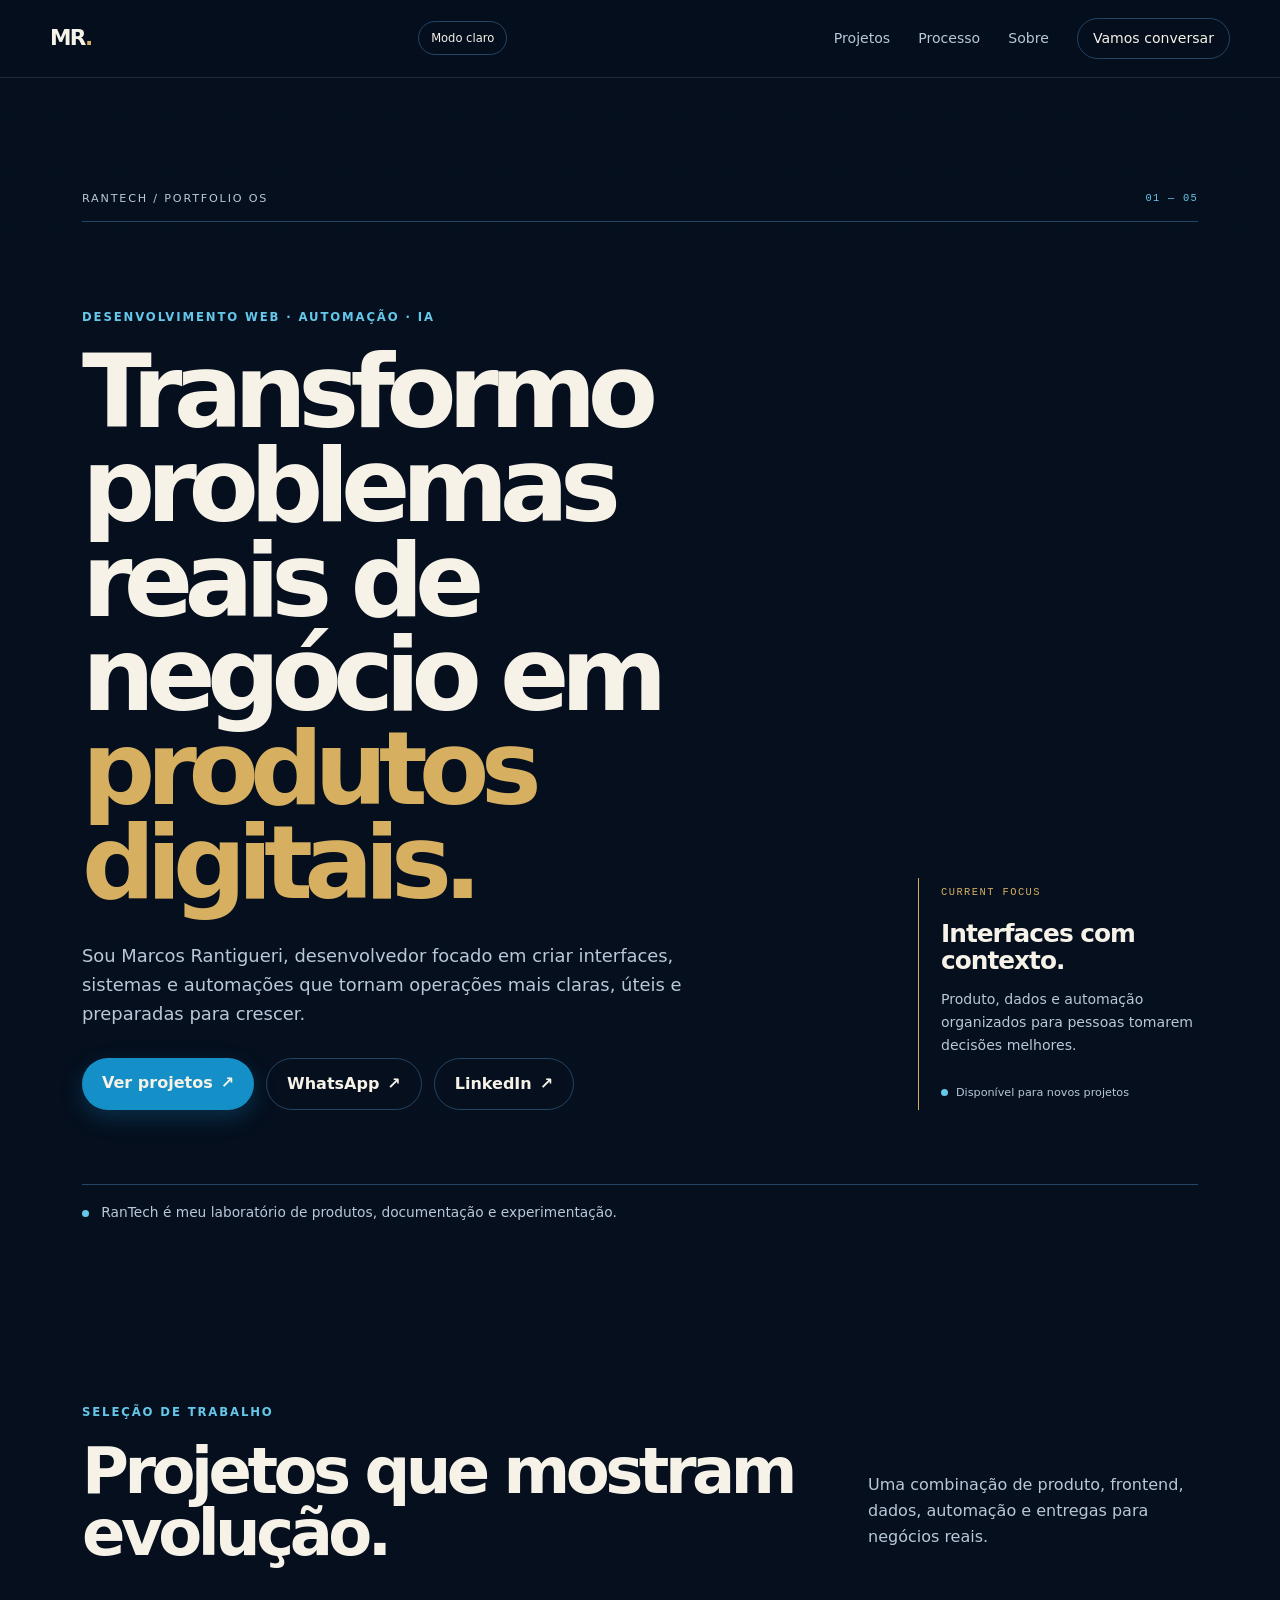
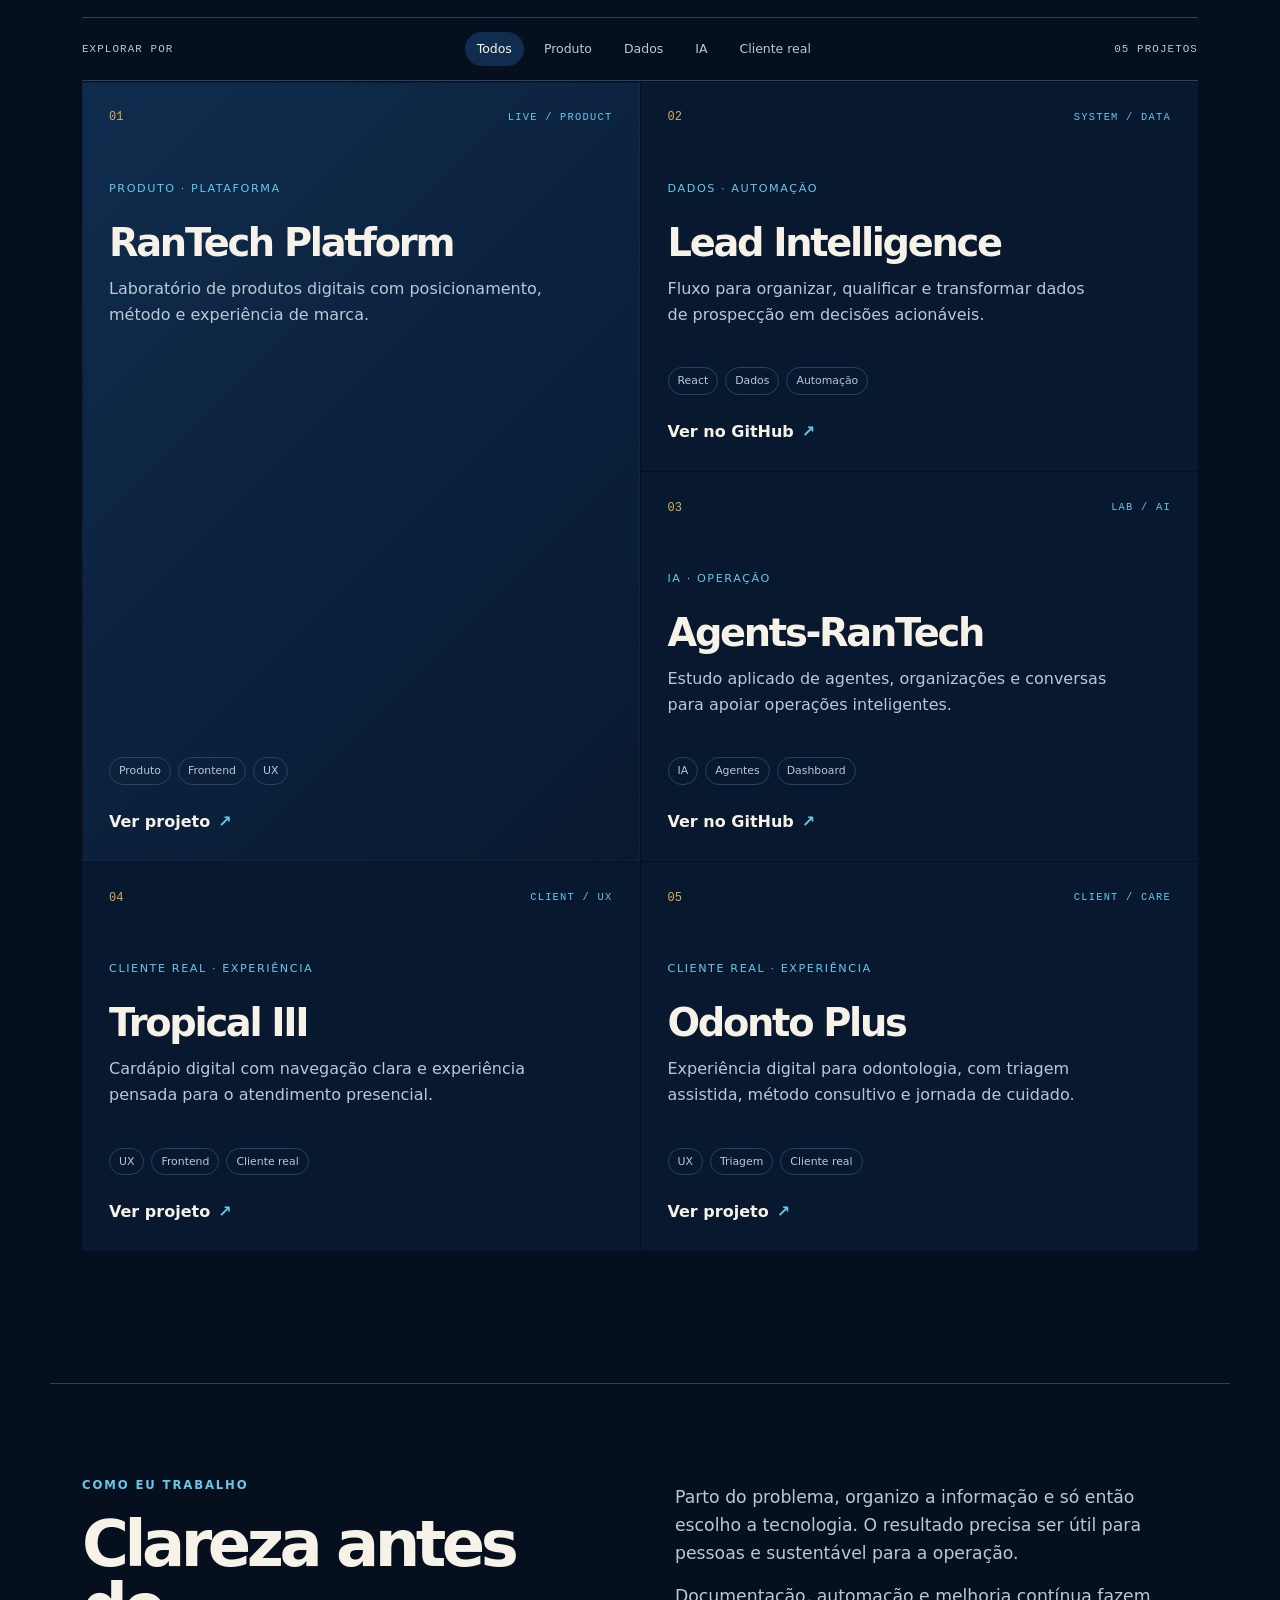
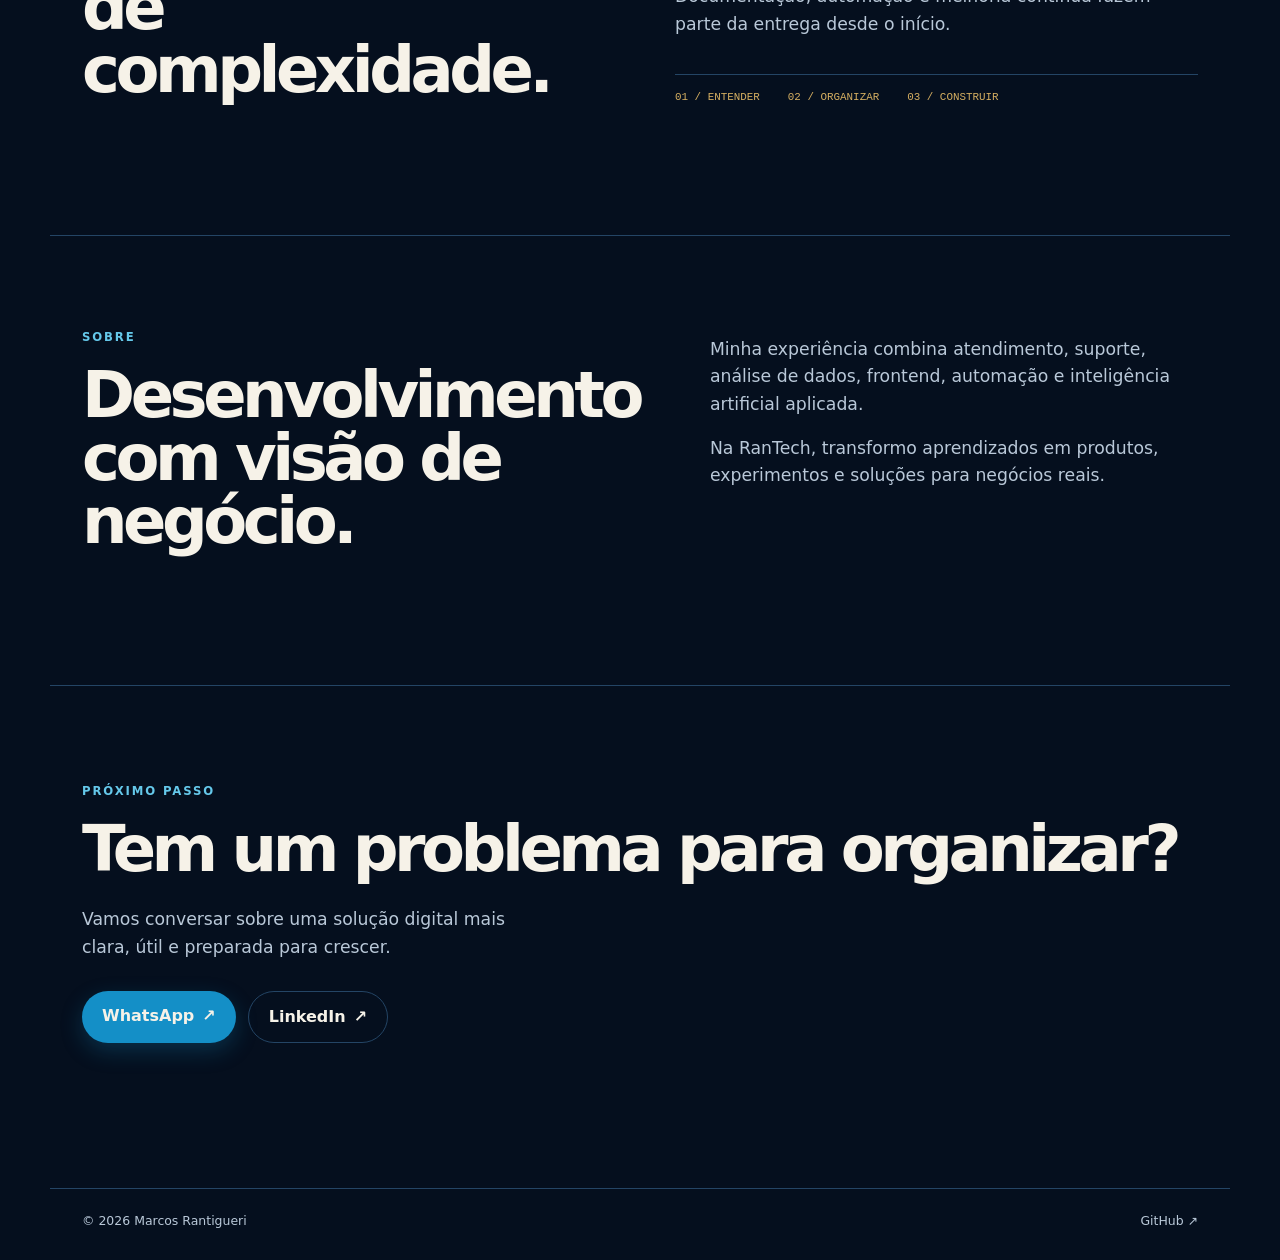
<file: index.html>
<!doctype html>
<html lang="pt-BR">
  <head>
    <meta charset="UTF-8" />
    <meta name="viewport" content="width=device-width, initial-scale=1.0" />
    <meta name="description" content="Marcos Rantigueri — desenvolvimento web, automação e IA aplicada a problemas reais de negócio." />
    <title>Marcos Rantigueri — Desenvolvimento, Automação e IA</title>
    <link rel="stylesheet" href="style.css" />
    <script defer src="scripts.js"></script>
  </head>
  <body>
    <header class="site-header">
      <a class="brand" href="#inicio" aria-label="Voltar ao início">MR<span>.</span></a>
      <div class="header-actions">
        <button class="theme-toggle" type="button" aria-pressed="false">Modo claro</button>
        <button class="menu-toggle" aria-expanded="false" aria-controls="site-nav">Menu</button>
      </div>
      <nav id="site-nav" class="site-nav" aria-label="Navegação principal">
        <a href="#projetos">Projetos</a>
        <a href="#processo">Processo</a>
        <a href="#sobre">Sobre</a>
        <a class="nav-cta" href="#contato">Vamos conversar</a>
      </nav>
    </header>

    <main>
      <section id="inicio" class="hero section-shell reveal">
        <div class="hero-topline"><span>RanTech / Portfolio OS</span><span class="hero-index">01 — 05</span></div>
        <div class="hero-layout">
          <div>
            <p class="eyebrow">Desenvolvimento Web · Automação · IA</p>
            <h1>Transformo problemas reais de negócio em <em>produtos digitais.</em></h1>
            <p class="hero-copy">Sou Marcos Rantigueri, desenvolvedor focado em criar interfaces, sistemas e automações que tornam operações mais claras, úteis e preparadas para crescer.</p>
            <div class="hero-actions">
              <a class="button button-primary" href="#projetos">Ver projetos <span aria-hidden="true">↗</span></a>
              <a class="button button-ghost" href="https://wa.me/5511987291623" target="_blank" rel="noreferrer" aria-label="Conversar pelo WhatsApp">WhatsApp <span aria-hidden="true">↗</span></a>
              <a class="button button-ghost" href="https://www.linkedin.com/in/marcos-rantigueri/" target="_blank" rel="noreferrer">LinkedIn <span aria-hidden="true">↗</span></a>
            </div>
          </div>
          <aside class="hero-panel" aria-label="Resumo profissional"><span class="panel-label">CURRENT FOCUS</span><strong>Interfaces com contexto.</strong><p>Produto, dados e automação organizados para pessoas tomarem decisões melhores.</p><div class="panel-line"><span></span><small>Disponível para novos projetos</small></div></aside>
        </div>
        <div class="hero-note"><span class="status-dot"></span> RanTech é meu laboratório de produtos, documentação e experimentação.</div>
      </section>

      <section id="projetos" class="section-shell section-block reveal">
        <div class="section-heading project-heading"><div><p class="eyebrow">Seleção de trabalho</p><h2>Projetos que mostram evolução.</h2></div><p>Uma combinação de produto, frontend, dados, automação e entregas para negócios reais.</p></div>
        <div class="project-toolbar" aria-label="Filtrar projetos"><span class="toolbar-label">Explorar por</span><div class="filter-list" role="group" aria-label="Categorias de projeto"><button class="filter-button is-active" data-filter="all" aria-pressed="true">Todos</button><button class="filter-button" data-filter="produto" aria-pressed="false">Produto</button><button class="filter-button" data-filter="dados" aria-pressed="false">Dados</button><button class="filter-button" data-filter="ia" aria-pressed="false">IA</button><button class="filter-button" data-filter="cliente" aria-pressed="false">Cliente real</button></div><span class="project-count" aria-live="polite">05 projetos</span></div>
        <div class="project-grid">
          <article class="project-card project-featured reveal" data-category="produto" data-project="01"><div class="project-card-top"><span class="project-number">01</span><span class="project-signal">LIVE / PRODUCT</span></div><p class="project-type">Produto · Plataforma</p><h3>RanTech Platform</h3><p>Laboratório de produtos digitais com posicionamento, método e experiência de marca.</p><div class="tags"><span>Produto</span><span>Frontend</span><span>UX</span></div><a href="https://rantech-platform.vercel.app/" target="_blank" rel="noreferrer">Ver projeto <span>↗</span></a></article>
          <article class="project-card reveal" data-category="dados" data-project="02"><div class="project-card-top"><span class="project-number">02</span><span class="project-signal">SYSTEM / DATA</span></div><p class="project-type">Dados · Automação</p><h3>Lead Intelligence</h3><p>Fluxo para organizar, qualificar e transformar dados de prospecção em decisões acionáveis.</p><div class="tags"><span>React</span><span>Dados</span><span>Automação</span></div><a href="https://github.com/MarVinRant/Lead-Inteligence" target="_blank" rel="noreferrer">Ver no GitHub <span>↗</span></a></article>
          <article class="project-card reveal" data-category="ia" data-project="03"><div class="project-card-top"><span class="project-number">03</span><span class="project-signal">LAB / AI</span></div><p class="project-type">IA · Operação</p><h3>Agents-RanTech</h3><p>Estudo aplicado de agentes, organizações e conversas para apoiar operações inteligentes.</p><div class="tags"><span>IA</span><span>Agentes</span><span>Dashboard</span></div><a href="https://github.com/MarVinRant/Agents-RanTech" target="_blank" rel="noreferrer">Ver no GitHub <span>↗</span></a></article>
          <article class="project-card reveal" data-category="cliente" data-project="04"><div class="project-card-top"><span class="project-number">04</span><span class="project-signal">CLIENT / UX</span></div><p class="project-type">Cliente real · Experiência</p><h3>Tropical III</h3><p>Cardápio digital com navegação clara e experiência pensada para o atendimento presencial.</p><div class="tags"><span>UX</span><span>Frontend</span><span>Cliente real</span></div><a href="https://tropical-menu-demo.vercel.app/#cardapio" target="_blank" rel="noreferrer">Ver projeto <span>↗</span></a></article>
          <article class="project-card reveal" data-category="cliente" data-project="05"><div class="project-card-top"><span class="project-number">05</span><span class="project-signal">CLIENT / CARE</span></div><p class="project-type">Cliente real · Experiência</p><h3>Odonto Plus</h3><p>Experiência digital para odontologia, com triagem assistida, método consultivo e jornada de cuidado.</p><div class="tags"><span>UX</span><span>Triagem</span><span>Cliente real</span></div><a href="https://odonto-plus-kappa.vercel.app/" target="_blank" rel="noreferrer">Ver projeto <span>↗</span></a></article>
        </div>
      </section>

      <section id="processo" class="section-shell section-block split-section reveal"><div class="section-heading"><p class="eyebrow">Como eu trabalho</p><h2>Clareza antes de complexidade.</h2></div><div class="section-copy"><p>Parto do problema, organizo a informação e só então escolho a tecnologia. O resultado precisa ser útil para pessoas e sustentável para a operação.</p><p>Documentação, automação e melhoria contínua fazem parte da entrega desde o início.</p><div class="process-steps"><span>01 / Entender</span><span>02 / Organizar</span><span>03 / Construir</span></div></div></section>
      <section id="sobre" class="section-shell section-block split-section reveal"><div class="section-heading"><p class="eyebrow">Sobre</p><h2>Desenvolvimento com visão de negócio.</h2></div><div class="section-copy"><p>Minha experiência combina atendimento, suporte, análise de dados, frontend, automação e inteligência artificial aplicada.</p><p>Na RanTech, transformo aprendizados em produtos, experimentos e soluções para negócios reais.</p></div></section>
      <section id="contato" class="section-shell contact-section reveal"><p class="eyebrow">Próximo passo</p><h2>Tem um problema para organizar?</h2><p>Vamos conversar sobre uma solução digital mais clara, útil e preparada para crescer.</p><div class="hero-actions"><a class="button button-primary" href="https://wa.me/5511987291623" target="_blank" rel="noreferrer" aria-label="Conversar pelo WhatsApp">WhatsApp <span aria-hidden="true">↗</span></a><a class="button button-ghost" href="https://www.linkedin.com/in/marcos-rantigueri/" target="_blank" rel="noreferrer">LinkedIn <span aria-hidden="true">↗</span></a></div></section>
    </main>

    <footer class="site-footer section-shell"><span>© 2026 Marcos Rantigueri</span><a href="https://github.com/MarVinRant" target="_blank" rel="noreferrer">GitHub ↗</a></footer>
  </body>
</html>
</file>
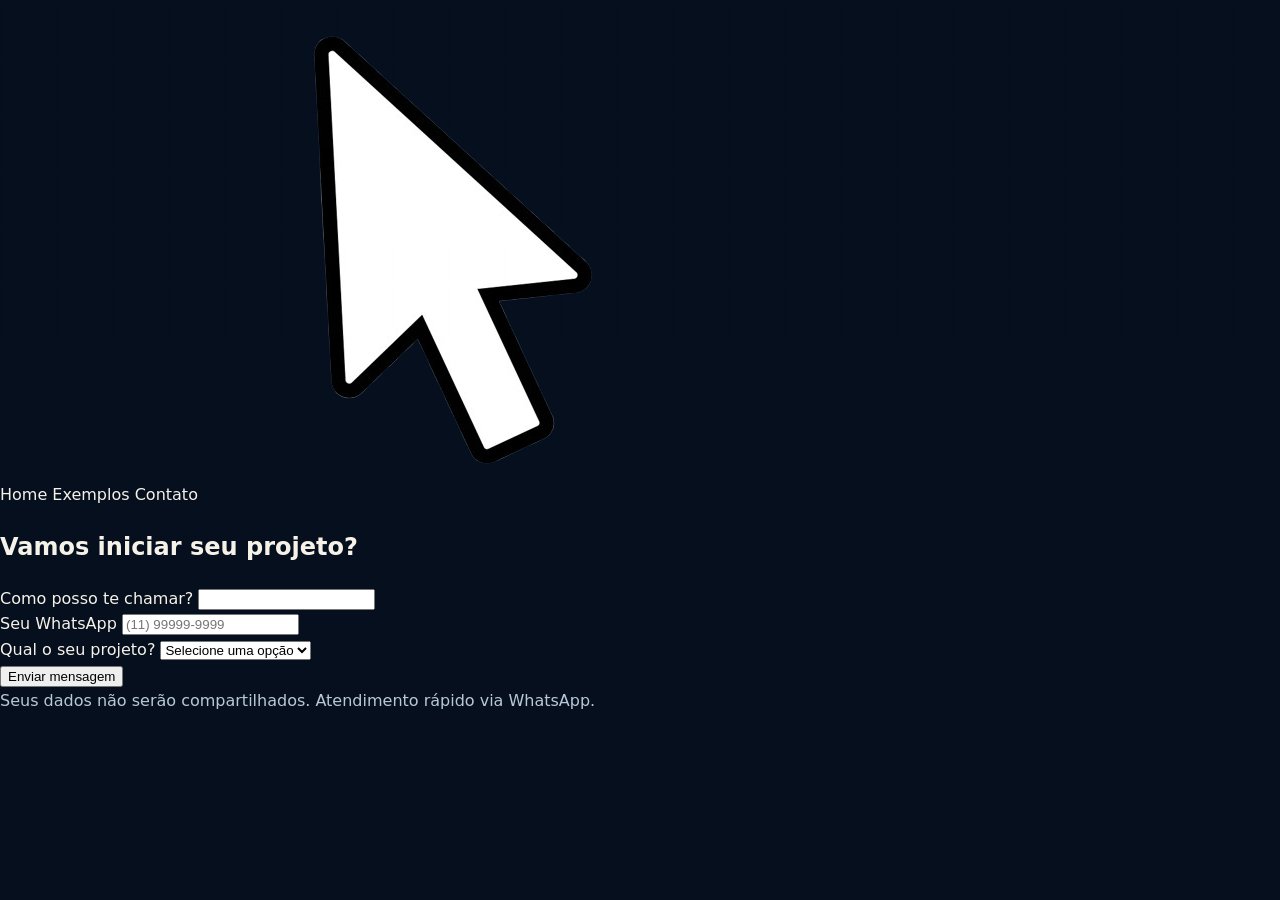
<file: contatos.html>
<!DOCTYPE html>
<html lang="pt-BR">
<head>
    <meta charset="UTF-8">
    <meta name="viewport" content="width=device-width, initial-scale=1.0">
    <title>Contato - Meu Portfólio</title>
    <link rel="stylesheet" href="style.css">

    <link rel="icon" href="./img-logo/logo-marcos.png" type="image/png">
</head>
<body class="page-contato">
    
    <div class="background-blur"></div>

    <nav class="navbar">
        <a href="./index.html" class="nav-item thin">Home</a>
        <a href="./exemplos.html" class="nav-item thin">Exemplos</a>
        <a href="./contatos.html" class="nav-item solid">
            Contato
            <img src="./img-logo/cursor.png" alt="Cursor do mouse" class="custom-cursor">
        </a>
    </nav>

    <main class="contact-container">
        <div class="contact-card">
            <h2>Vamos iniciar seu projeto?</h2>
            
            <form id="whatsapp-form">
                <div class="input-group">
                    <label for="nome">Como posso te chamar?</label>
                    <input type="text" id="nome" required>
                </div>

                <div class="input-group">
                    <label for="whatsapp">Seu WhatsApp</label>
                    <input type="tel" id="whatsapp" placeholder="(11) 99999-9999" required>
                </div>

                <div class="input-group">
                    <label for="projeto">Qual o seu projeto?</label>
                    <select id="projeto" required>
                        <option value="" disabled selected>Selecione uma opção</option>
                        <option value="Landing Page">Landing Page</option>
                        <option value="Site Institucional">Site Institucional</option>
                        <option value="E-commerce">E-commerce</option>
                        <option value="Sistema Sob Medida">Sistema Sob Medida</option>
                    </select>
                </div>

                <button type="submit" class="btn-submit">Enviar mensagem</button>
            </form>
            
            <p class="disclaimer">Seus dados não serão compartilhados. Atendimento rápido via WhatsApp.</p>
        </div>
    </main>

    <script src="scripts.js"></script>
</body>
</html>
</file>
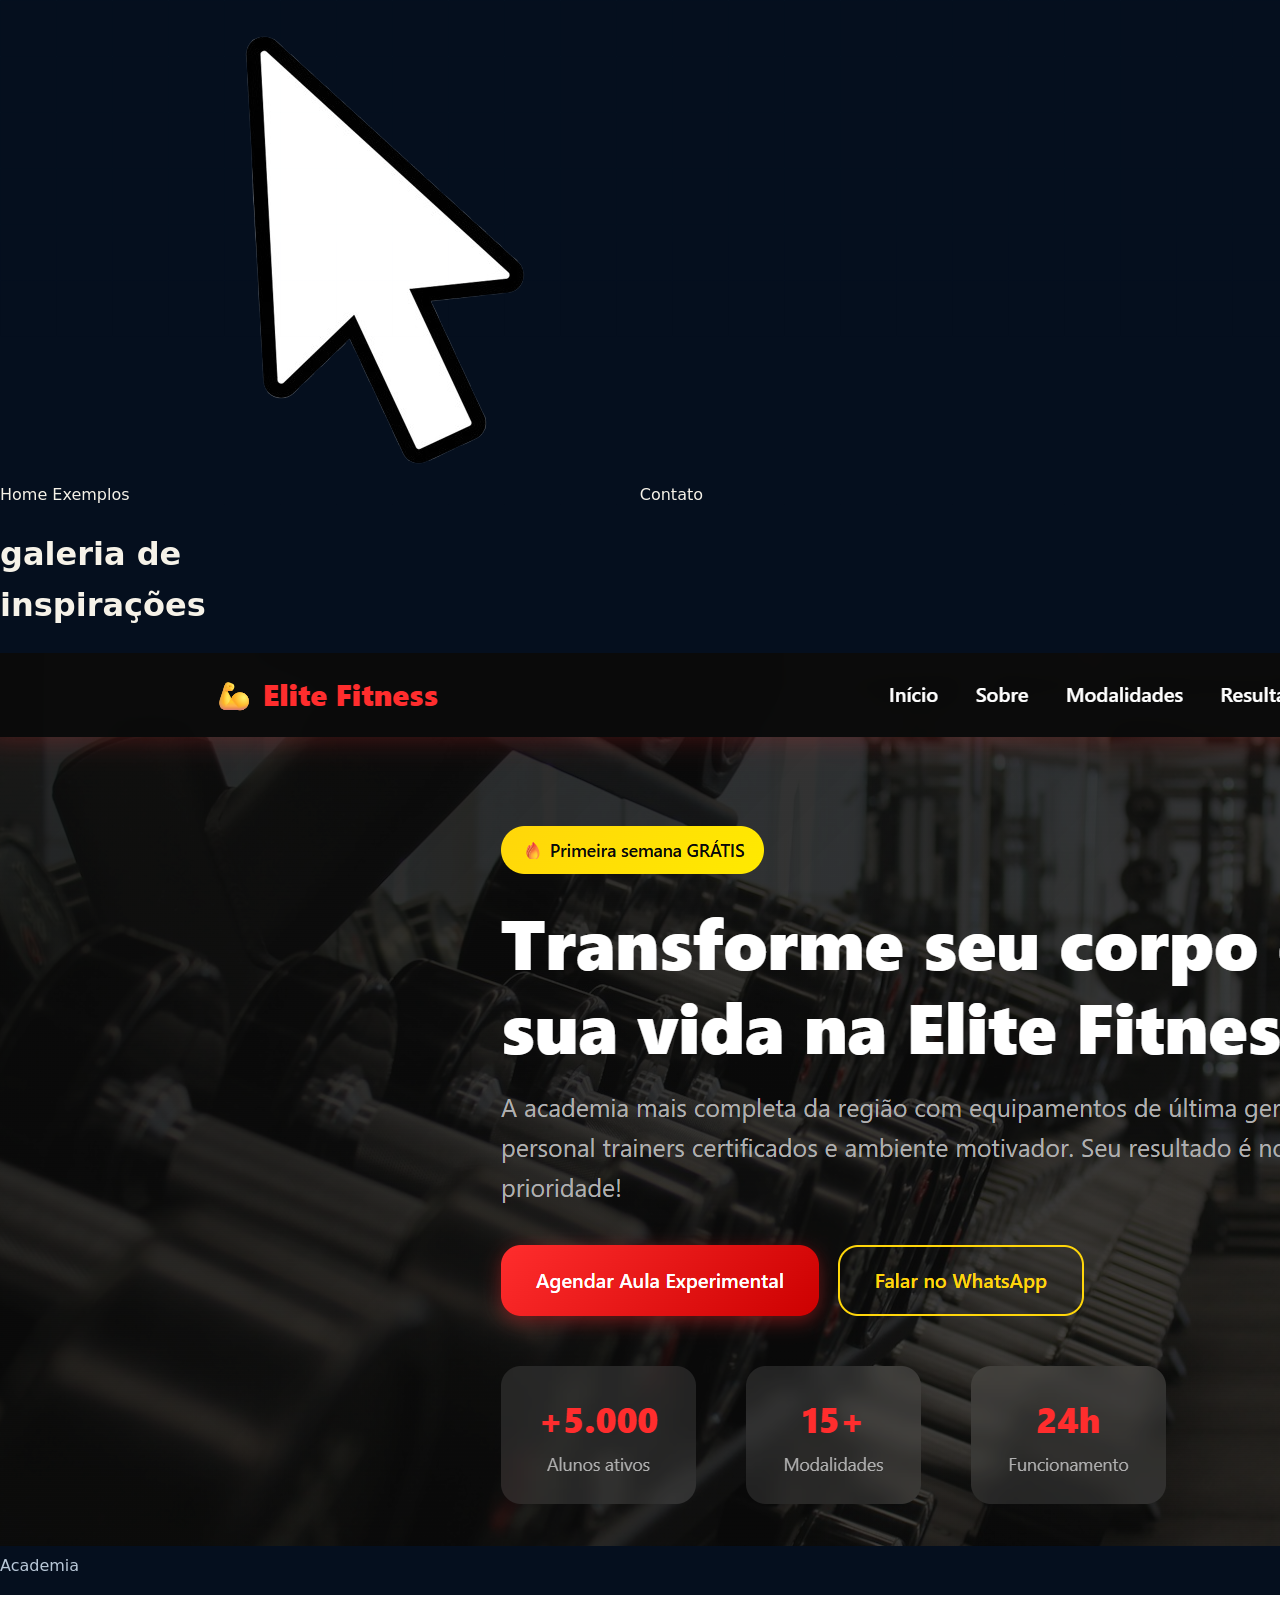
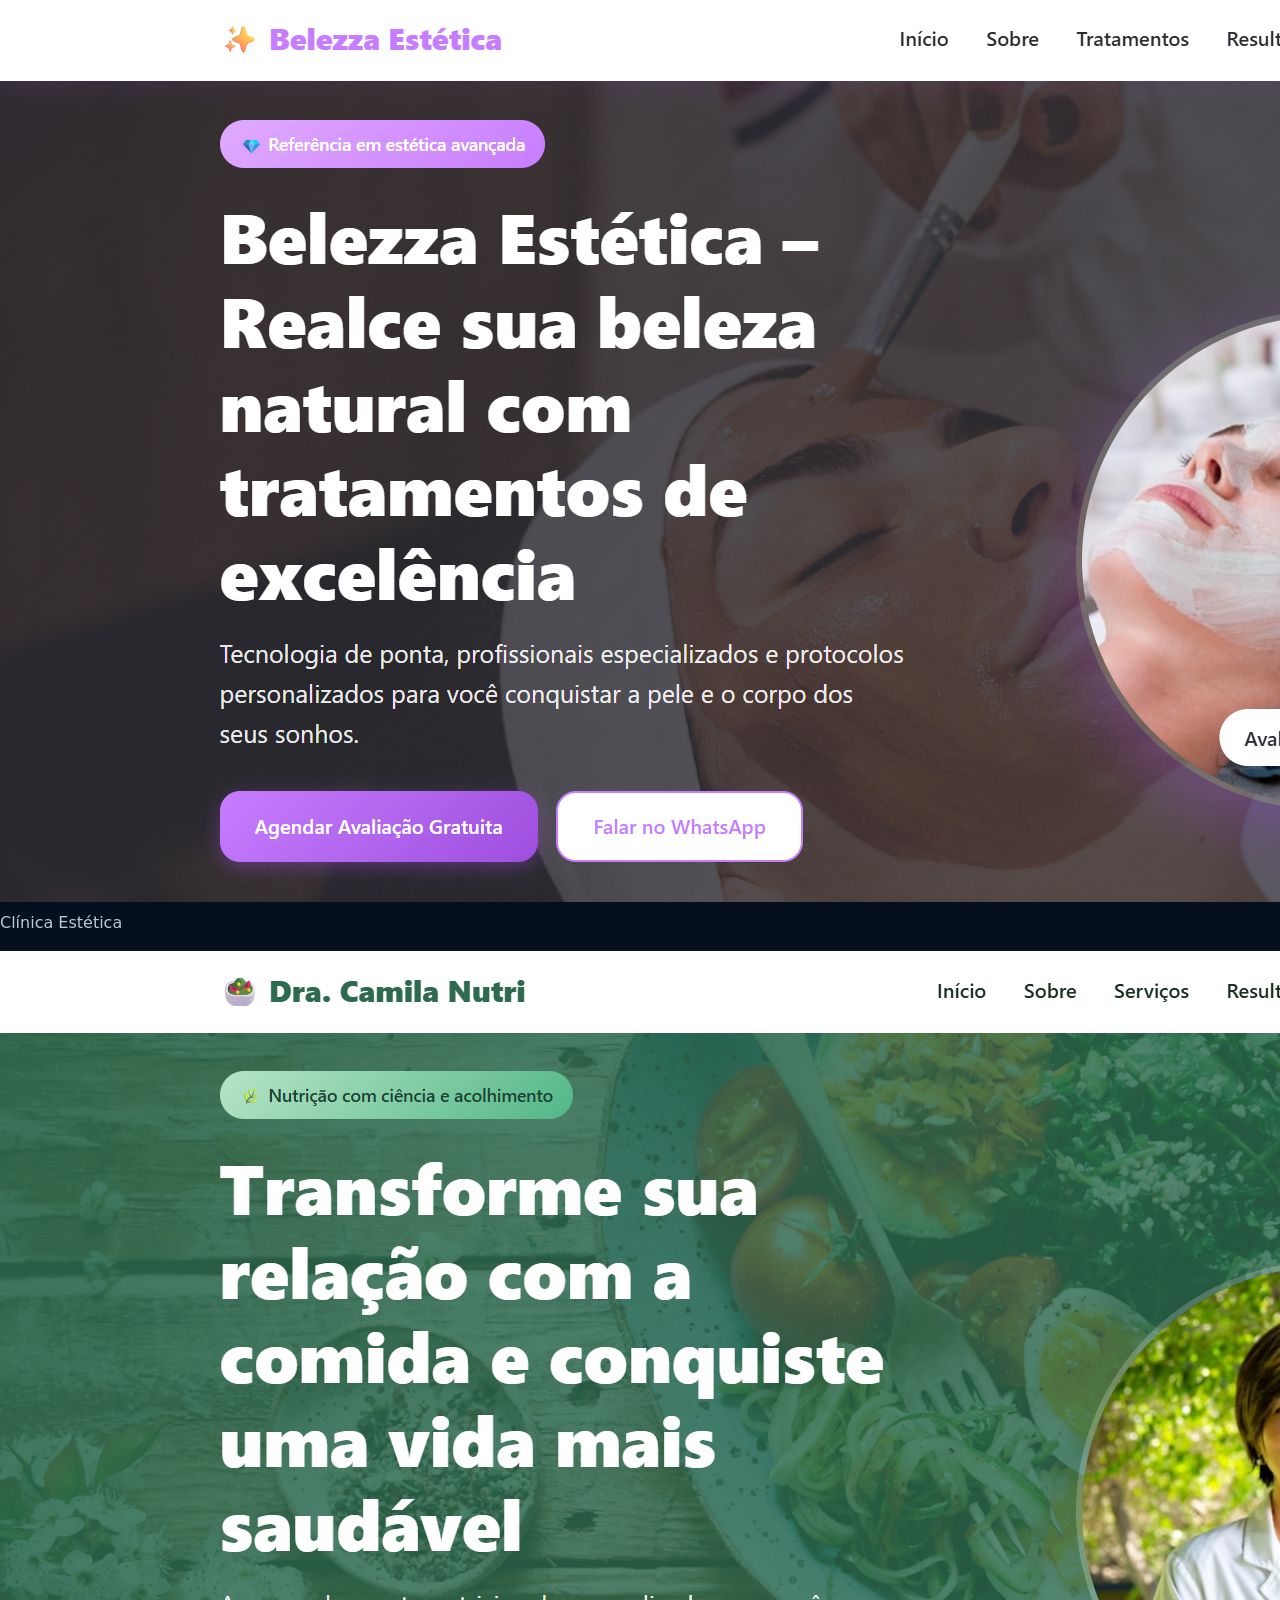
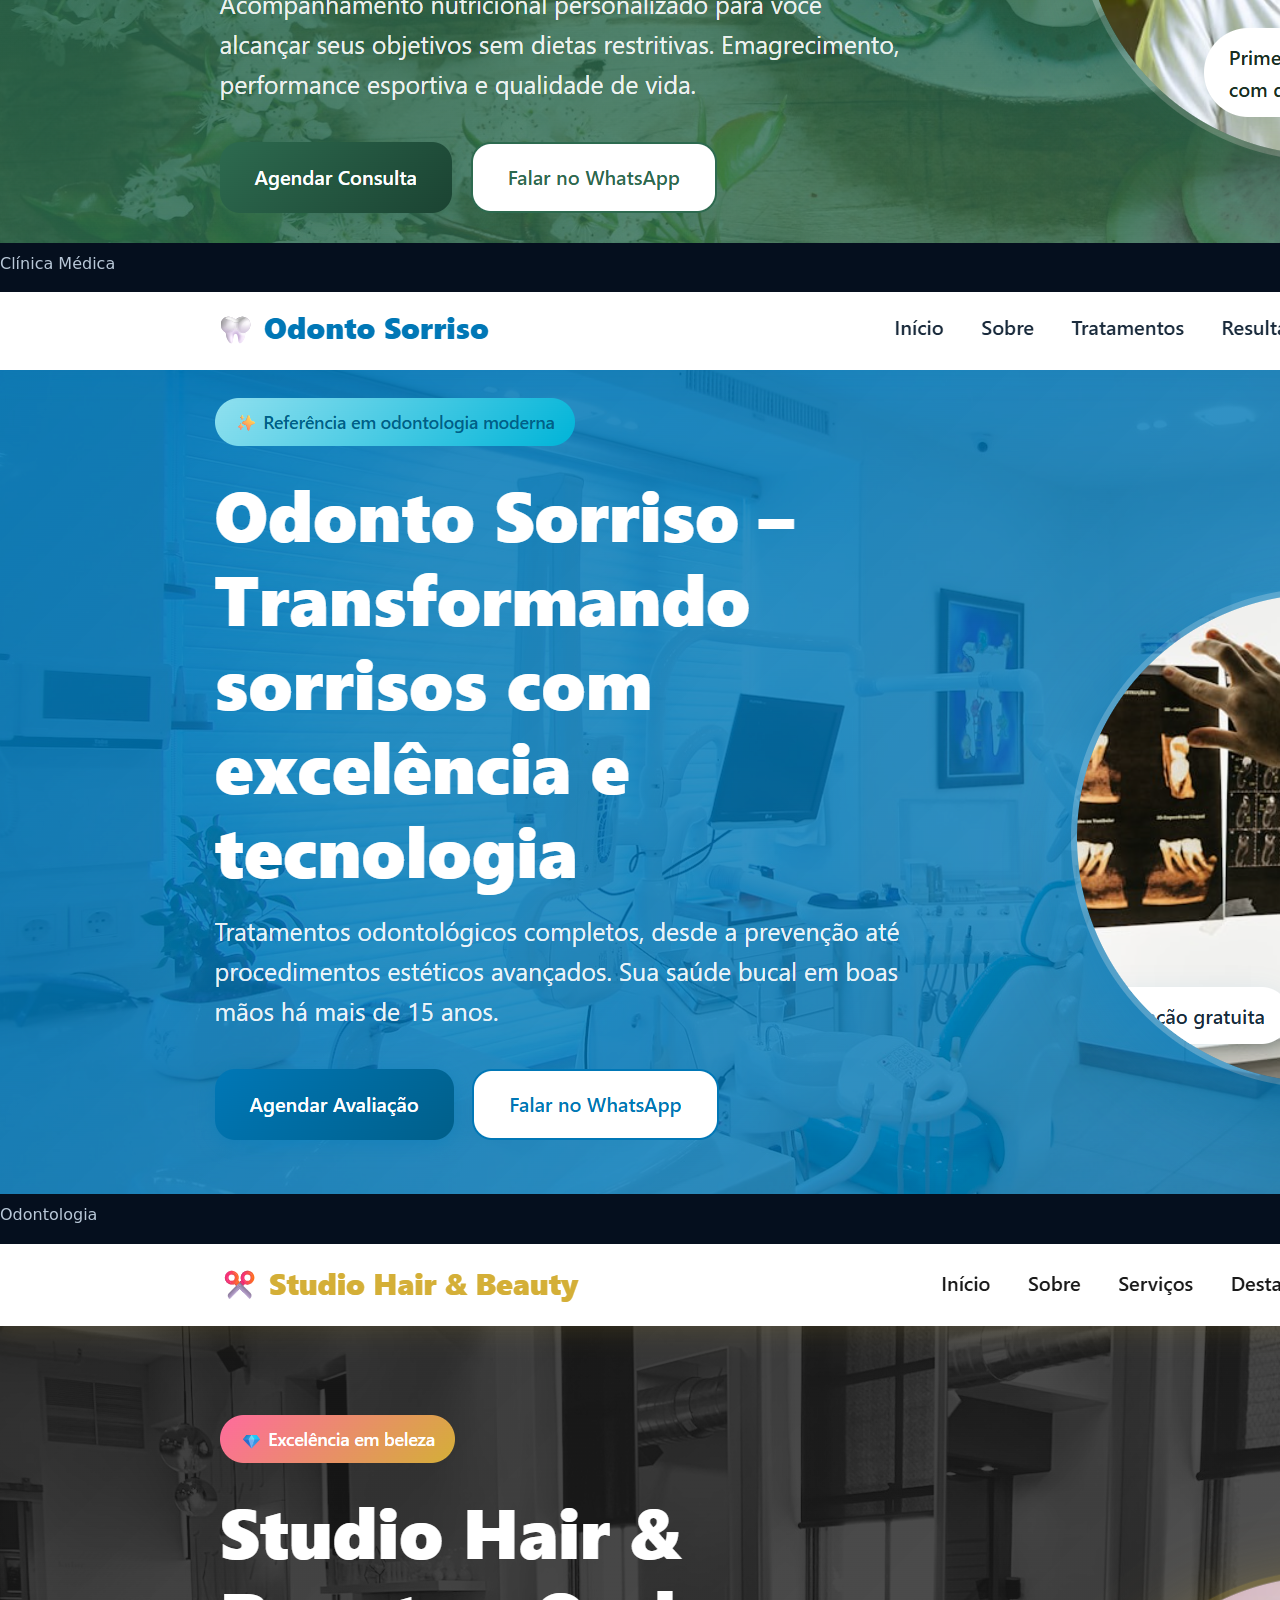
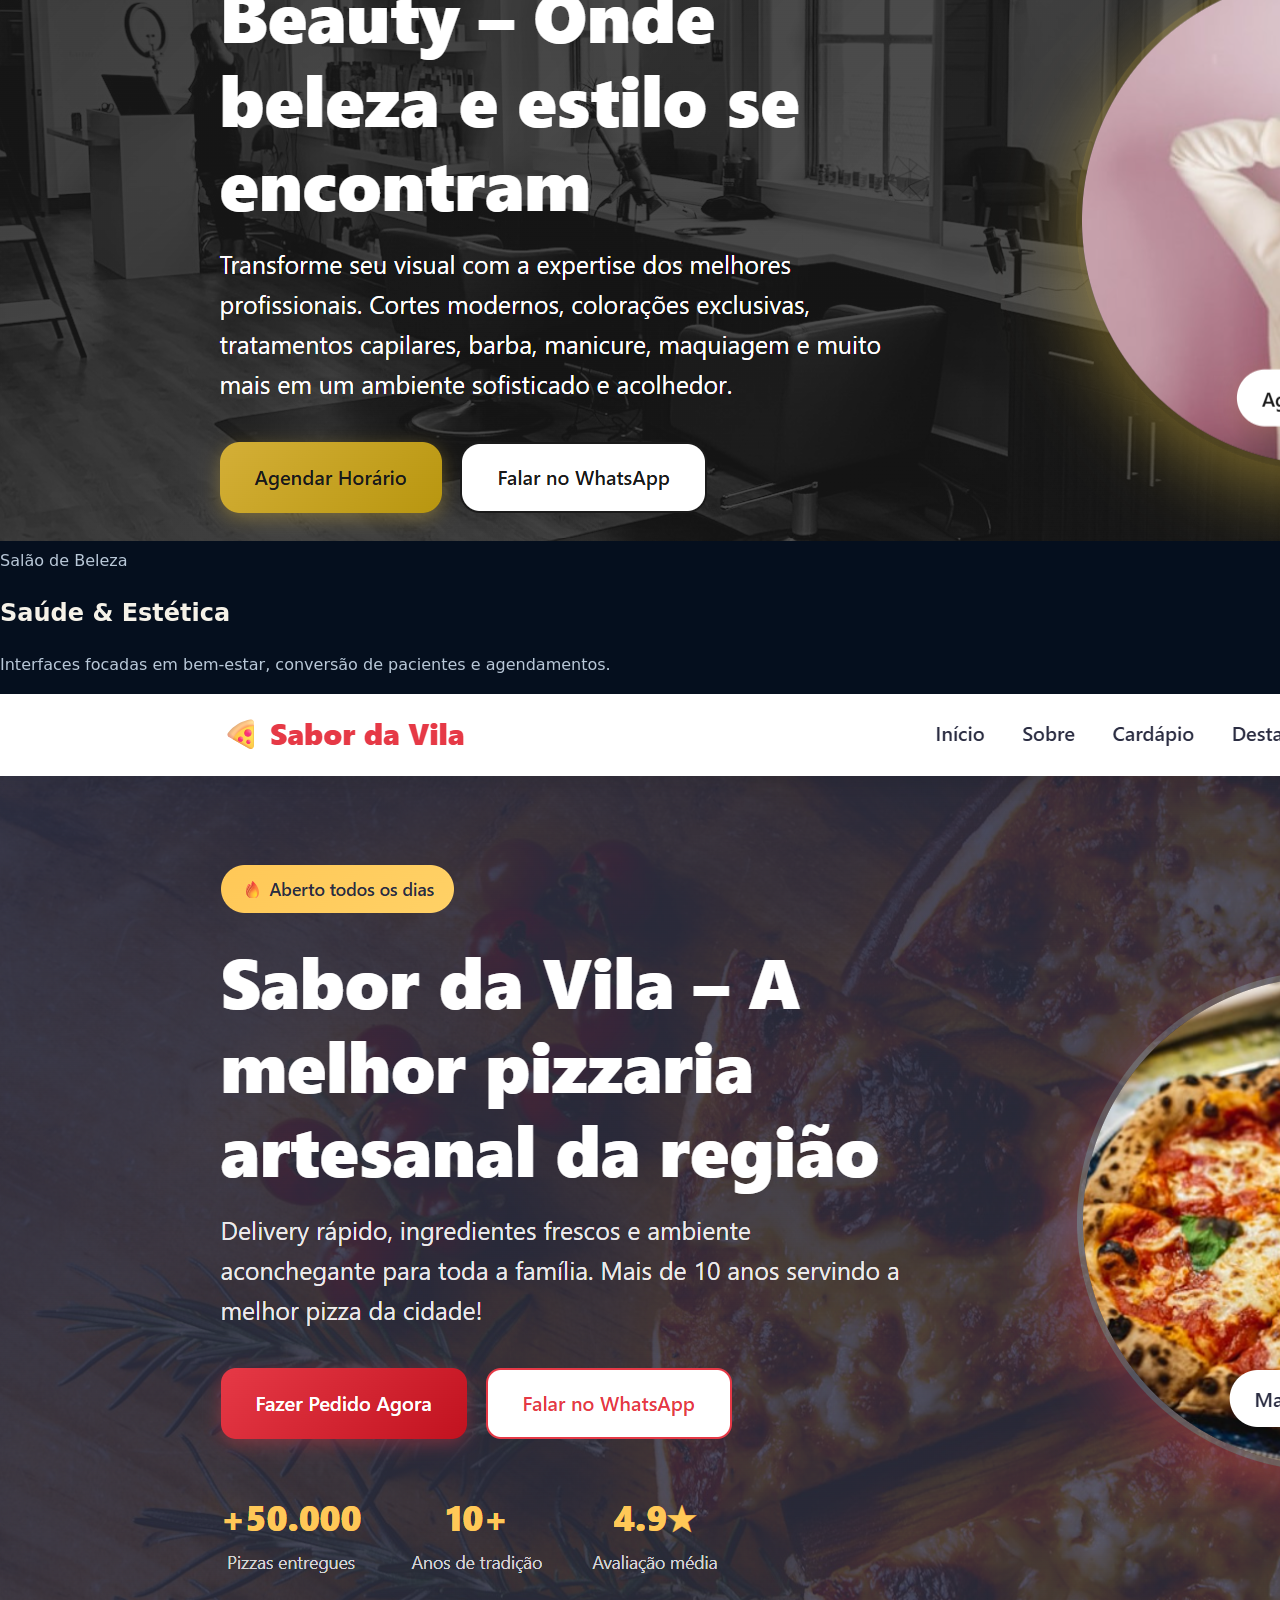
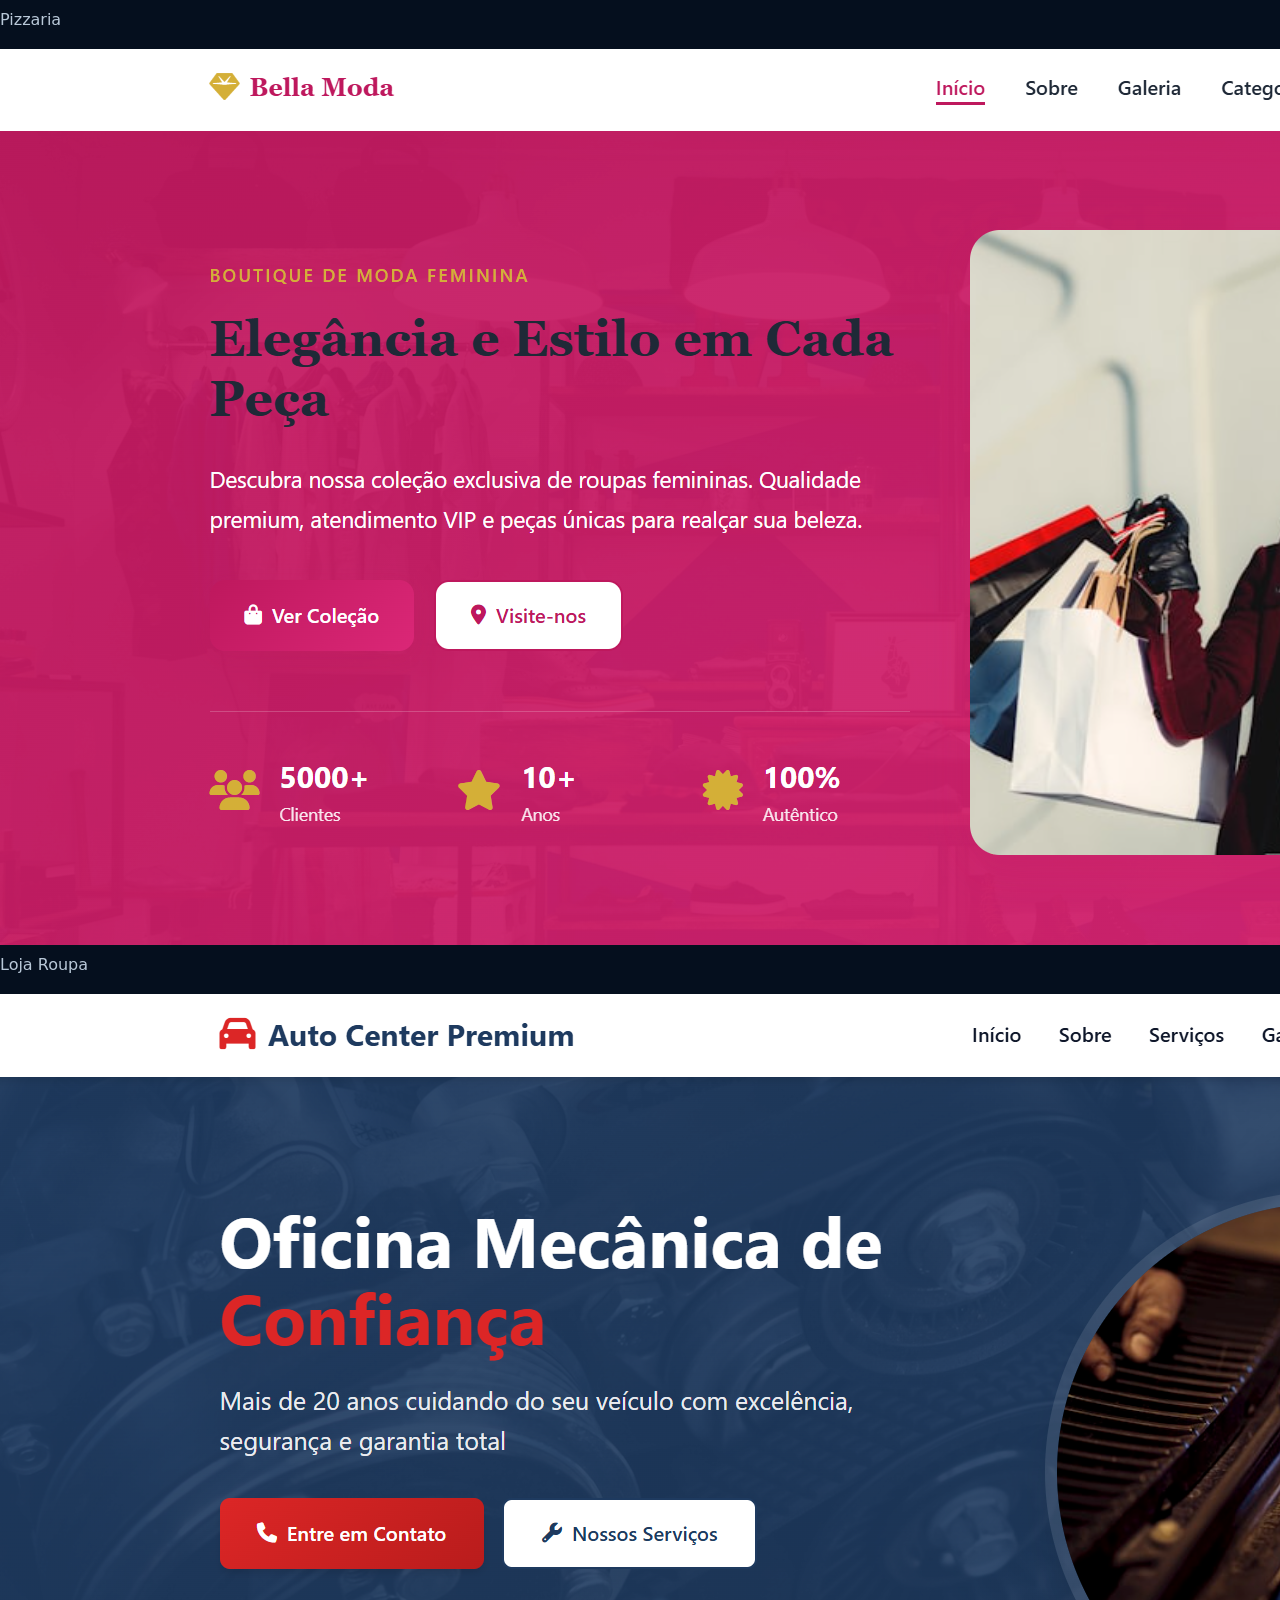
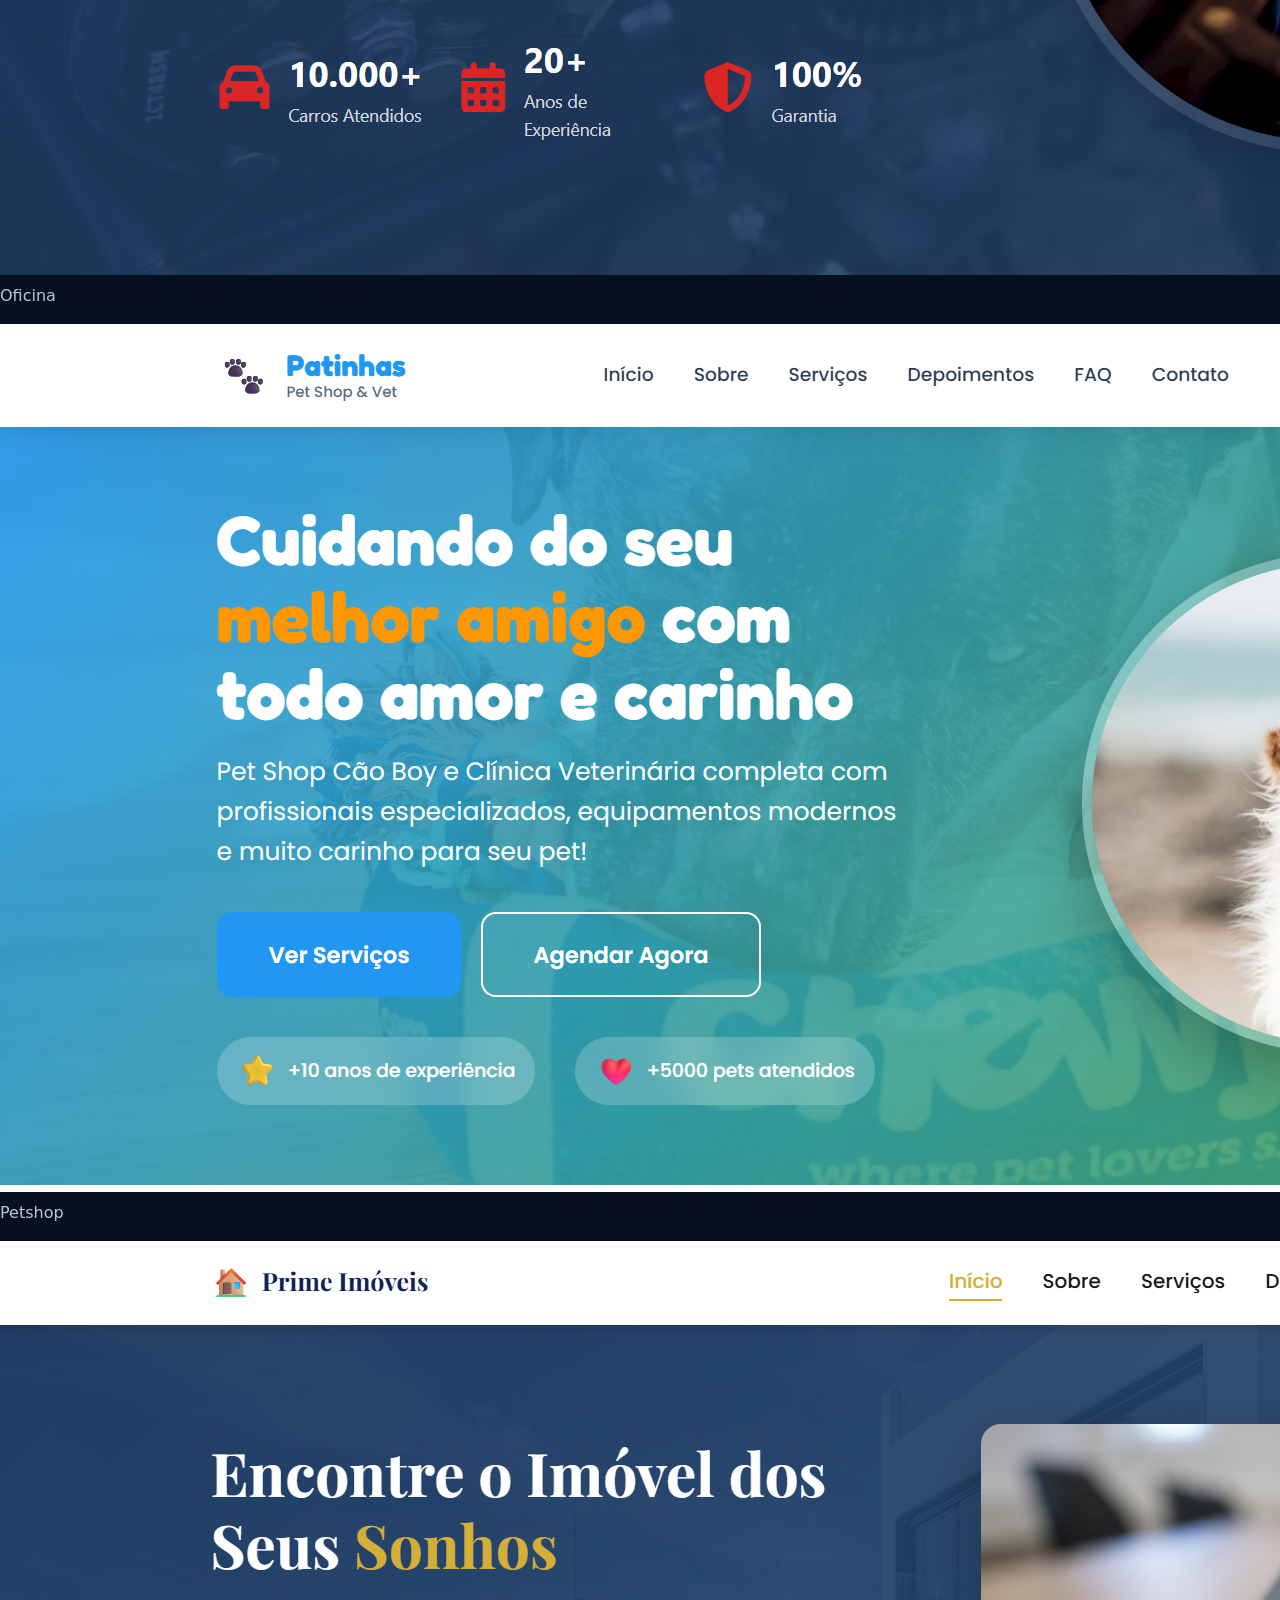
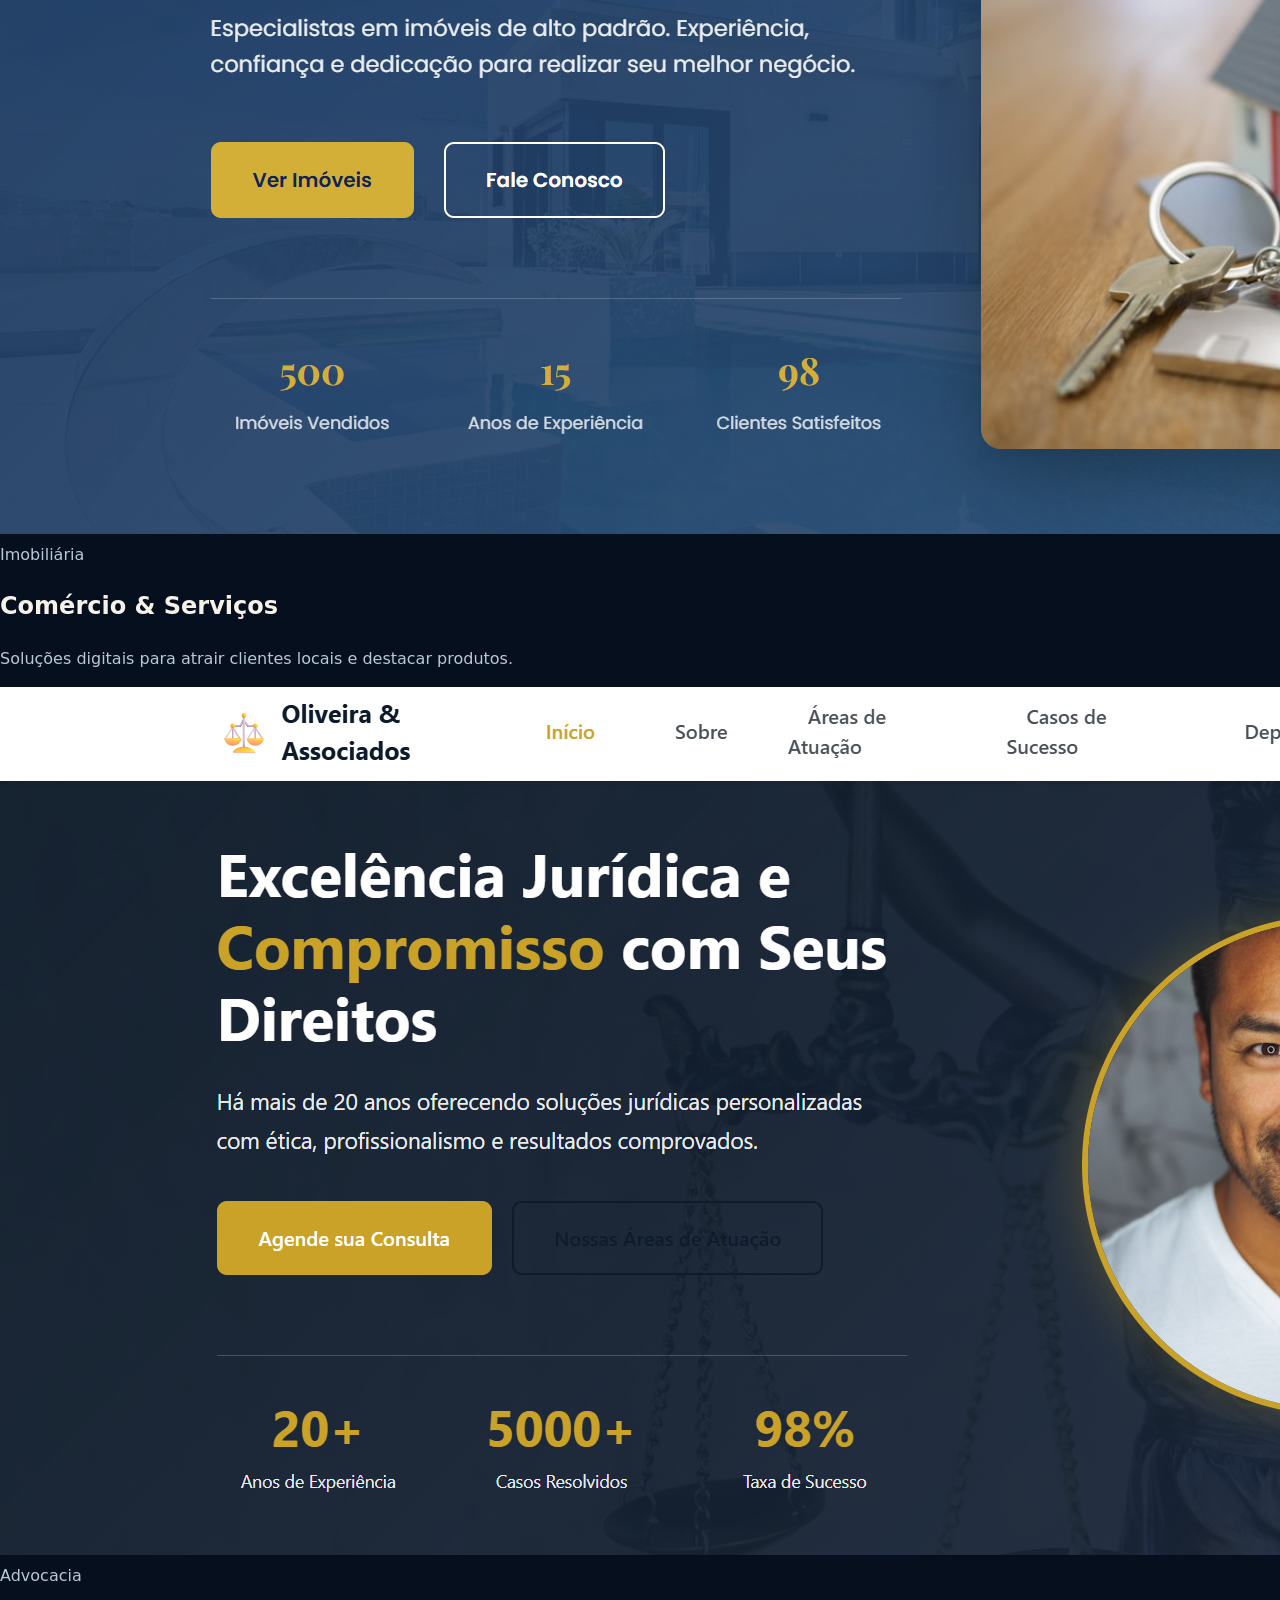
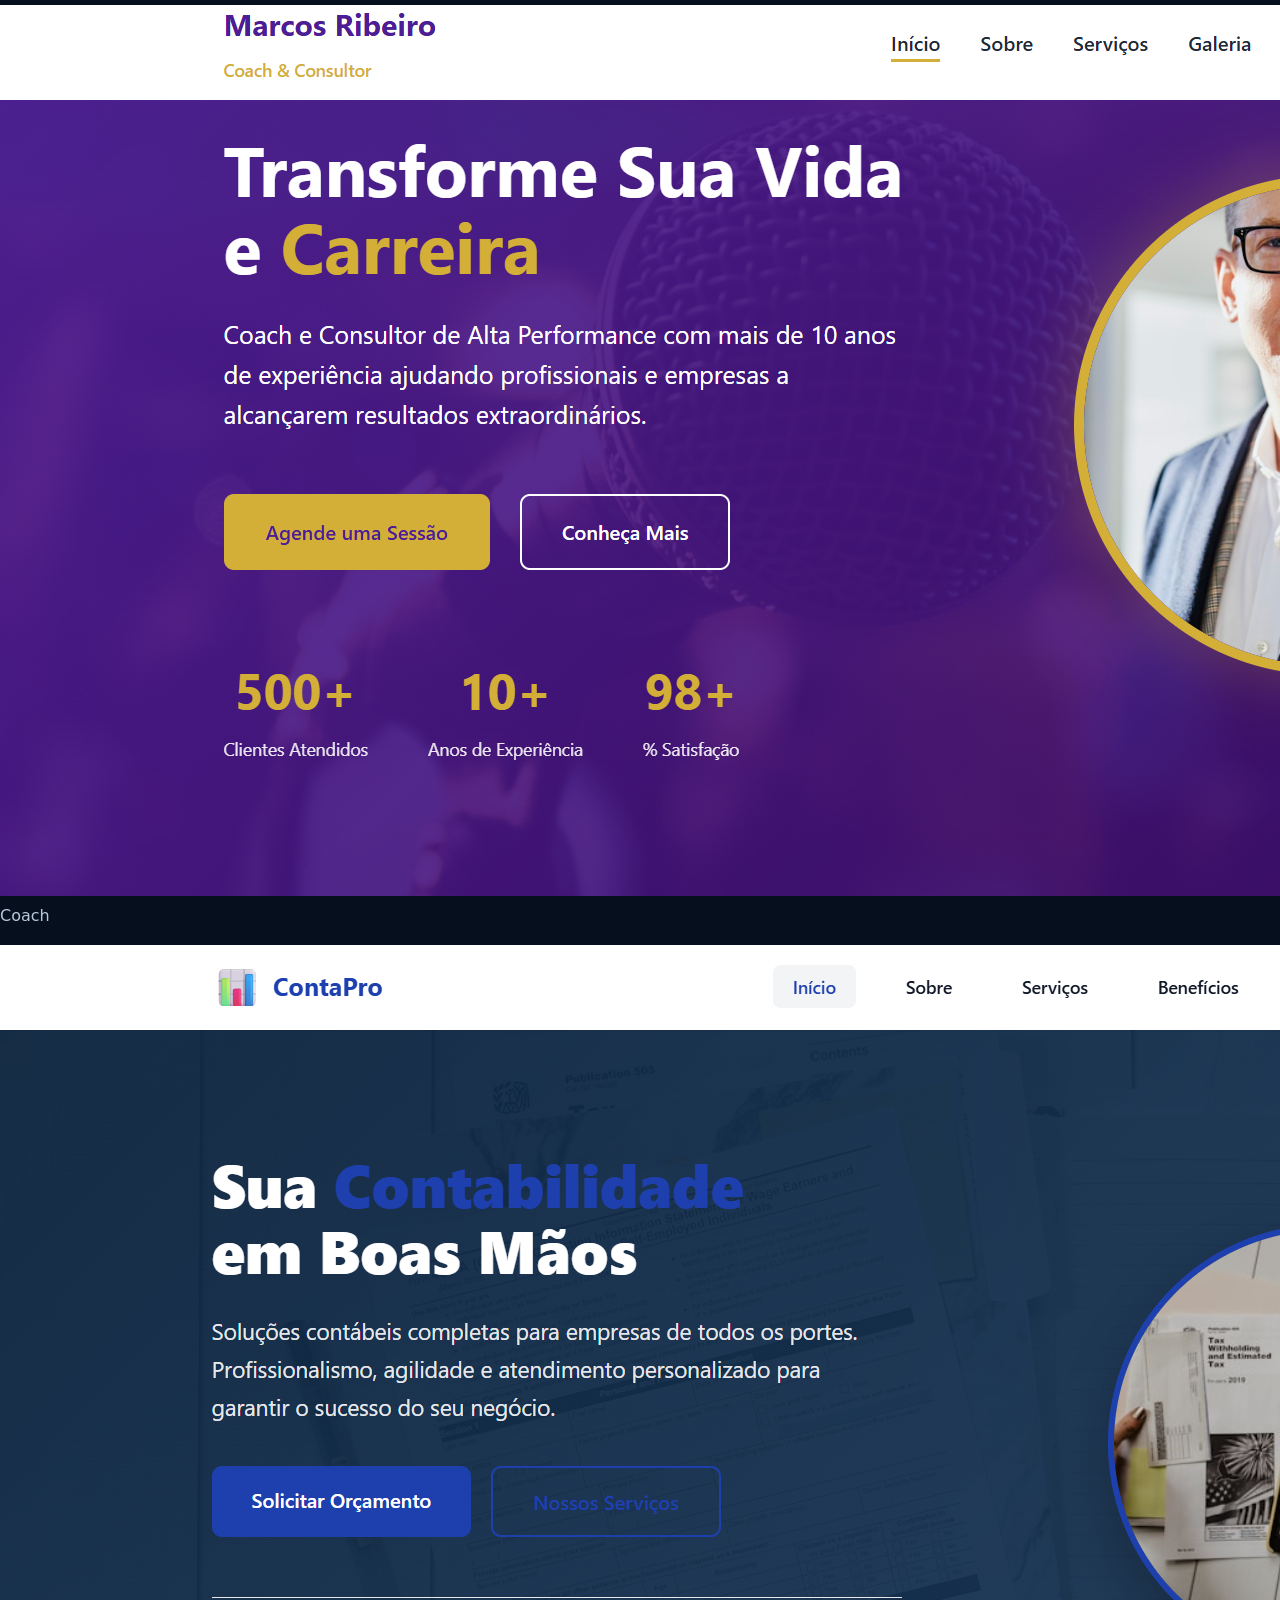
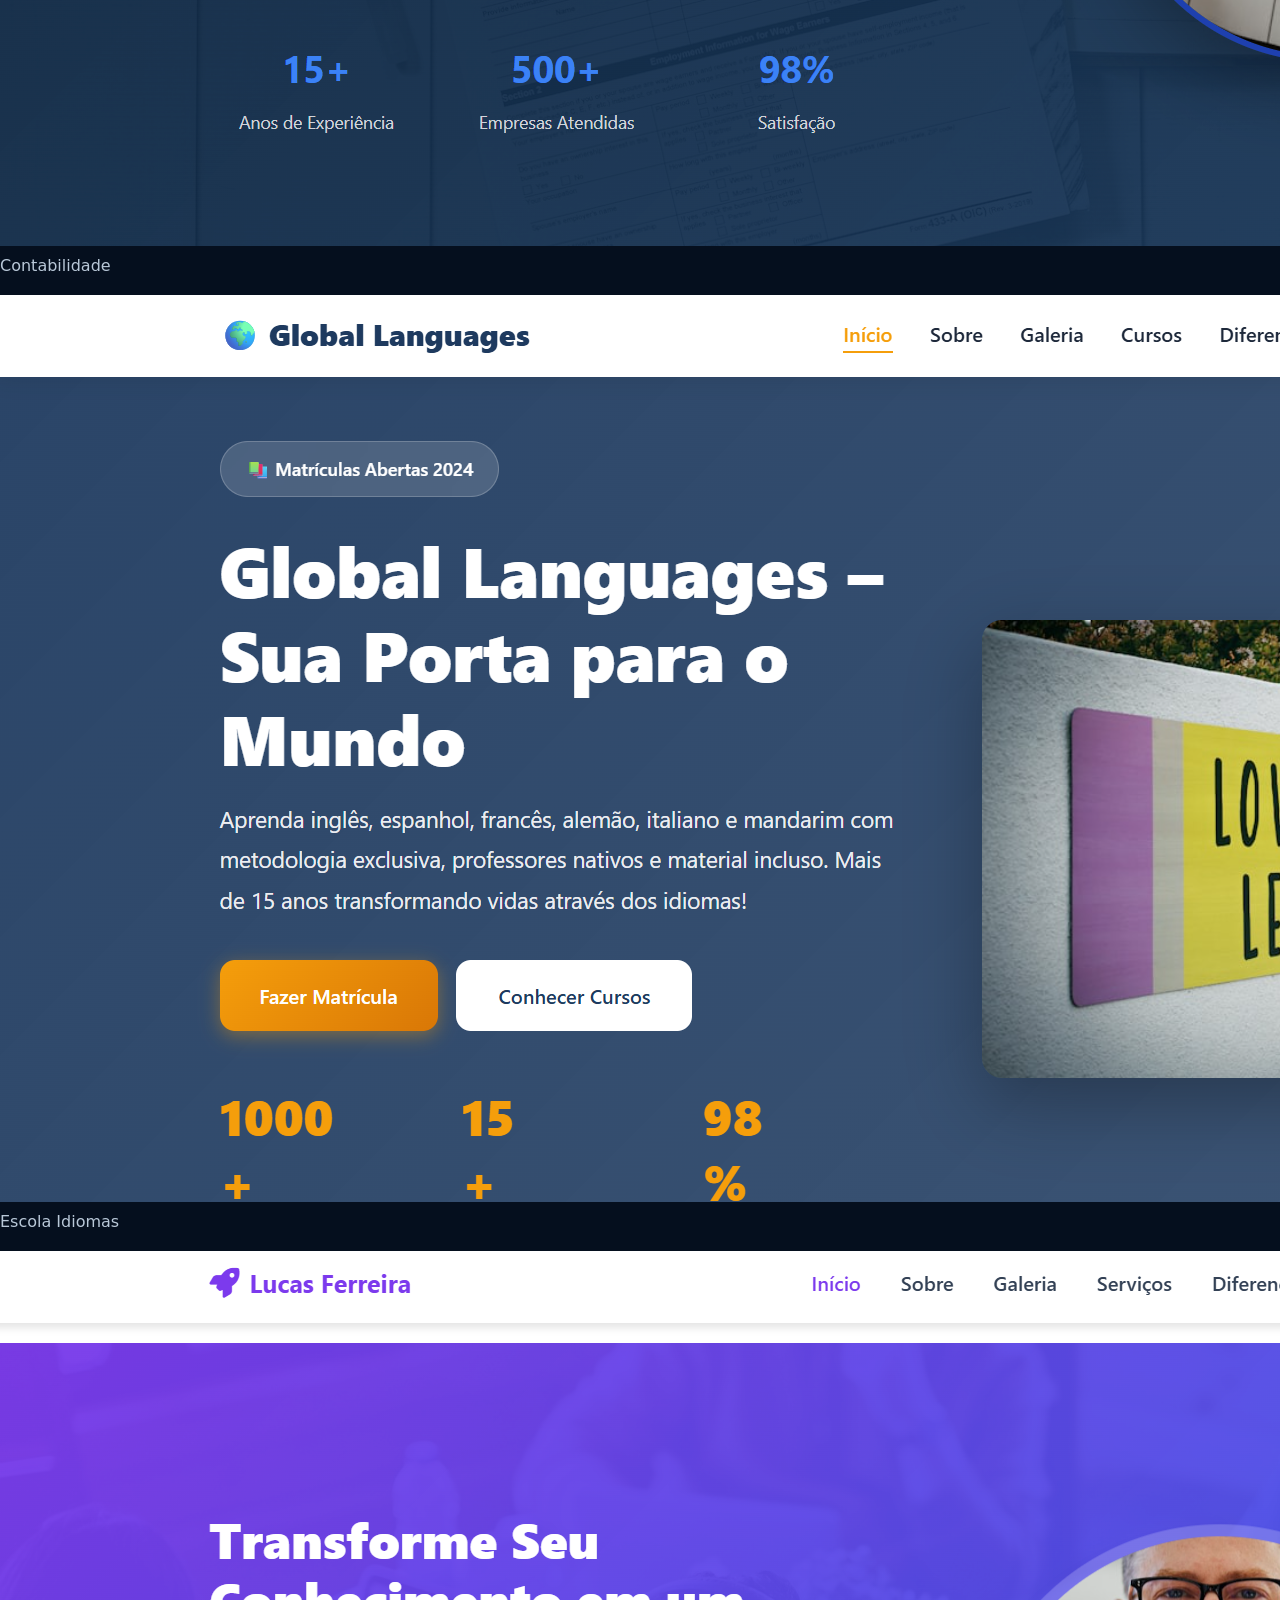
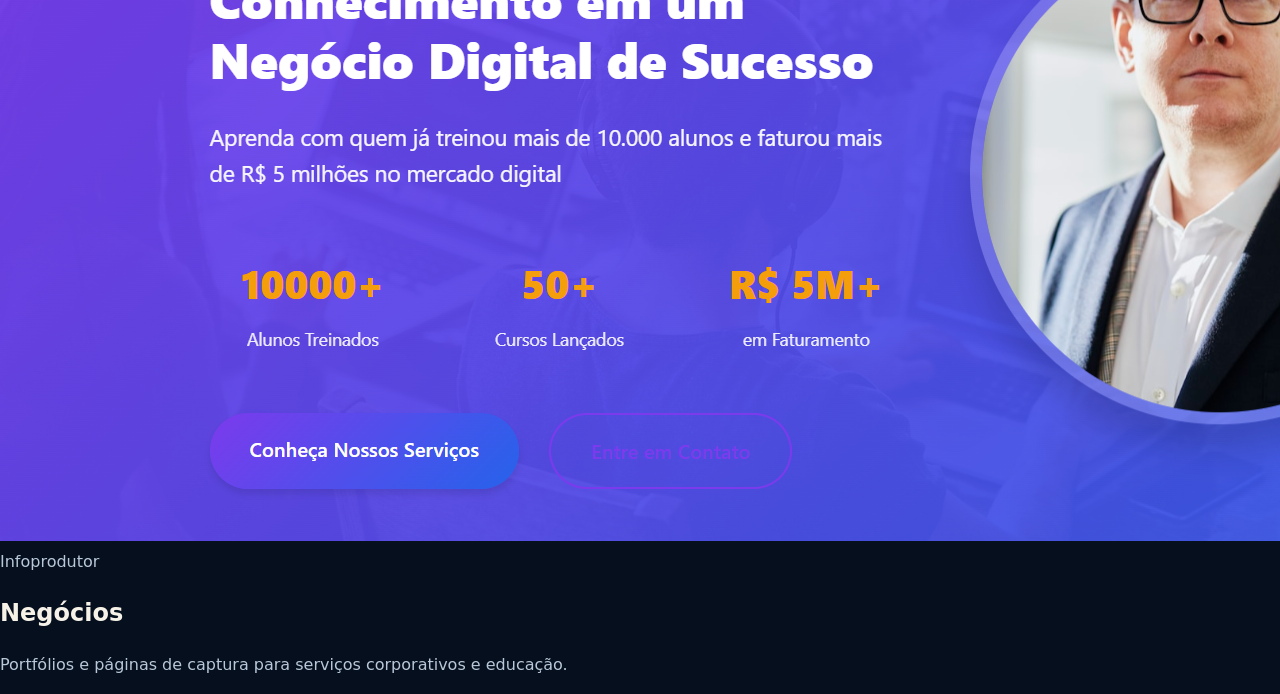
<file: exemplos.html>
<!DOCTYPE html>
<html lang="pt-BR">

<head>
    <meta charset="UTF-8">
    <meta name="viewport" content="width=device-width, initial-scale=1.0">
    <title>Exemplos - Meu Portfólio</title>
    <link rel="stylesheet" href="style.css">

    <link rel="icon" href="./img-logo/logo-marcos.png" type="image/png">
</head>

<body class="page-exemplos">
    <nav class="navbar">
        <a href="./index.html" class="nav-item thin">Home</a>
        <a href="./exemplos.html" class="nav-item solid">
            Exemplos
            <img src="./img-logo/cursor.png" alt="Cursor do mouse" class="custom-cursor">
        </a>
        <a href="./contatos.html" class="nav-item thin">Contato</a>
    </nav>

    <header class="header-exemplos">
        <h1>galeria de<br>inspirações</h1>
    </header>

    <section class="folders-container">

        <article class="folder-card">
            <div class="folder-graphic">
                <a href="https://marvinrant.github.io/Projeto-Academia/" target="_blank">
                    <div class="polaroid p1-1">
                        <img src="./img/Academia.png" alt="Projeto-Academia">
                        <p class="polaroid-legenda">Academia</p>
                    </div>
                </a>

                <a href="https://marvinrant.github.io/Clinica-de-Estetica/" target="_blank">
                    <div class="polaroid p1-2">
                        <img src="./img/Estética.png" alt="Clínica Estética">
                        <p class="polaroid-legenda">Clínica Estética</p>
                    </div>
                </a>

                <a href="https://marvinrant.github.io/Clinica-medica/" target="_blank">
                    <div class="polaroid p1-3">
                        <img src="./img/Clinica-Medica.png" alt="Clínica Médica">
                        <p class="polaroid-legenda">Clínica Médica</p>
                    </div>
                </a>

                <a href="https://marvinrant.github.io/consultorio-odontologico/" target="_blank">
                    <div class="polaroid p1-4">
                        <img src="./img/Odontologia.png" alt="Odonto">
                        <p class="polaroid-legenda">Odontologia</p>
                    </div>
                </a>

                <a href="https://marvinrant.github.io/salao-beleza/" target="_blank">
                    <div class="polaroid p1-5">
                        <img src="./img/Estudio-Beleza.png" alt="Salão de Beleza">
                        <p class="polaroid-legenda">Salão de Beleza</p>
                    </div>
                </a>
            </div>
            <div class="folder-text">
                <h2>Saúde & Estética</h2>
                <p>Interfaces focadas em bem-estar, conversão de pacientes e agendamentos.</p>
            </div>
        </article>

        <article class="folder-card">
            <div class="folder-graphic">
                <a href="https://marvinrant.github.io/Projeto-pizzaria/" target="_blank">
                    <div class="polaroid p2-1">
                        <img src="./img/Pizzaria.png" alt="`Projeto Pizzaria">
                        <p class="polaroid-legenda">Pizzaria</p>
                    </div>
                </a>

                <a href="https://marvinrant.github.io/loja-roupa/" target="_blank">
                    <div class="polaroid p2-2">
                        <img src="./img/Loja-de-roupas.png" alt="Projeto Loja Roupa">
                        <p class="polaroid-legenda">Loja Roupa</p>
                    </div>
                </a>

                <a href="https://marvinrant.github.io/oficina-mecanica/" target="_blank">
                    <div class="polaroid p2-3">
                        <img src="./img/Oficina-mecanica.png" alt="Projeto Oficina">
                        <p class="polaroid-legenda">Oficina</p>
                    </div>
                </a>

                <a href="https://marvinrant.github.io/petshop/" target="_blank">
                    <div class="polaroid p2-4">
                        <img src="./img/PetShop.png" alt="Projeto Petshop">
                        <p class="polaroid-legenda">Petshop</p>
                    </div>
                </a>

                <a href="https://marvinrant.github.io/imobiliaria/" target="_blank">
                    <div class="polaroid p2-5">
                        <img src="./img/Imobiliaria.png" alt="Projeto Imobiliária">
                        <p class="polaroid-legenda">Imobiliária</p>
                    </div>
                </a>
            </div>
            <div class="folder-text">
                <h2>Comércio & Serviços</h2>
                <p>Soluções digitais para atrair clientes locais e destacar produtos.</p>
            </div>
        </article>

        <article class="folder-card">
            <div class="folder-graphic">
                <a href="https://marvinrant.github.io/Projeto-Advocacia/" target="_blank">
                    <div class="polaroid p3-1">
                        <img src="./img/Advocacia.png" alt="Projeto Advocacia">
                        <p class="polaroid-legenda">Advocacia</p>
                    </div>
                </a>

                <a href="https://marvinrant.github.io/Coach-e-Consultor/" target="_blank">
                    <div class="polaroid p3-2">
                        <img src="./img/Coach.png" alt="Projeto Coach">
                        <p class="polaroid-legenda">Coach</p>
                    </div>
                </a>

                <a href="https://marvinrant.github.io/contabilidade/" target="_blank">
                    <div class="polaroid p3-3">
                        <img src="./img/Contabilidade.png" alt="Projeto Contabilidade">
                        <p class="polaroid-legenda">Contabilidade</p>
                    </div>
                </a>

                <a href="https://marvinrant.github.io/escola-idiomas/" target="_blank">
                    <div class="polaroid p3-4">
                        <img src="./img/Escola-linguas.png" alt="Projeto Escola Idiomas">
                        <p class="polaroid-legenda">Escola Idiomas</p>
                    </div>
                </a>

                <a href="https://marvinrant.github.io/infoprodutor/" target="_blank">
                    <div class="polaroid p3-5">
                        <img src="./img/InfoProduto.png" alt="Projeto Infoprodutor">
                        <p class="polaroid-legenda">Infoprodutor</p>
                    </div>
                </a>
            </div>
            <div class="folder-text">
                <h2>Negócios</h2>
                <p>Portfólios e páginas de captura para serviços corporativos e educação.</p>
            </div>
        </article>

    </section>

</body>

</html>
</file>
<file: style.css>
:root {
  --bg: #050F1E;
  --surface: #0A1D35;
  --surface-2: #102D4F;
  --text: #F6F2E8;
  --muted: #B9C8D8;
  --line: #244565;
  --accent: #65C8EA;
  --accent-2: #148FC7;
  --gold: #D6AF61;
  --max: 1180px;
}

* { box-sizing: border-box; }
html { scroll-behavior: smooth; }
body { margin: 0; background: var(--bg); color: var(--text); font: 16px/1.6 Inter, ui-sans-serif, system-ui, -apple-system, BlinkMacSystemFont, "Segoe UI", sans-serif; }
body::before { content: ""; position: fixed; inset: 0; pointer-events: none; opacity: .22; background-image: linear-gradient(rgba(101,200,234,.035) 1px, transparent 1px), linear-gradient(90deg, rgba(101,200,234,.035) 1px, transparent 1px); background-size: 56px 56px; mask-image: linear-gradient(to bottom, black, transparent 75%); }
a { color: inherit; text-decoration: none; }
p { color: var(--muted); margin: 0 0 1rem; }
.section-shell { max-width: var(--max); margin: auto; padding-left: 32px; padding-right: 32px; }
.site-header { align-items: center; background: rgba(5,15,30,.84); border-bottom: 1px solid rgba(221,228,236,.12); display: flex; justify-content: space-between; padding: 18px max(32px, calc((100% - var(--max))/2)); position: sticky; top: 0; z-index: 5; backdrop-filter: blur(18px); }
.brand { font-size: 1.35rem; font-weight: 800; letter-spacing: -.08em; }
.brand span, .hero h1 em { color: var(--gold); font-style: normal; }
.site-nav { align-items: center; display: flex; gap: 28px; }
.site-nav a { color: var(--muted); font-size: .88rem; transition: color .25s ease; }
.site-nav a:hover, .site-nav a:focus-visible { color: var(--text); }
.nav-cta { border: 1px solid var(--line); border-radius: 999px; color: var(--text) !important; padding: 8px 15px; }
.menu-toggle { background: none; border: 1px solid var(--line); border-radius: 999px; color: var(--text); display: none; padding: 7px 12px; }
.hero { min-height: 720px; padding-bottom: 88px; padding-top: 112px; }
.hero-topline, .project-card-top { align-items: center; display: flex; justify-content: space-between; }
.hero-topline { border-bottom: 1px solid var(--line); color: var(--muted); font-size: .7rem; letter-spacing: .16em; padding-bottom: 14px; text-transform: uppercase; }
.hero-index, .project-signal { color: var(--accent); font-family: ui-monospace, SFMono-Regular, Consolas, monospace; font-size: .65rem; letter-spacing: .12em; }
.hero-layout { align-items: end; display: grid; gap: 72px; grid-template-columns: minmax(0, 1fr) 280px; padding-top: 86px; }
.eyebrow { color: var(--accent); font-size: .73rem; font-weight: 700; letter-spacing: .16em; margin-bottom: 18px; text-transform: uppercase; }
.hero h1 { font-size: clamp(3.3rem, 8vw, 7.5rem); letter-spacing: -.085em; line-height: .92; margin: 0; max-width: 900px; }
.hero-copy { font-size: 1.12rem; margin-top: 32px; max-width: 630px; }
.hero-actions { display: flex; flex-wrap: wrap; gap: 12px; margin-top: 30px; }
.button { border-radius: 999px; display: inline-flex; font-weight: 700; padding: 12px 20px; transition: transform .25s ease, background .25s ease; }
.button:hover, .button:focus-visible { transform: translateY(-3px); }
.button-primary { background: var(--accent-2); color: var(--text); }
.button-primary:hover { background: var(--accent); color: var(--bg); }
.button-ghost { border: 1px solid var(--line); }
.hero-panel { border-left: 1px solid var(--gold); padding: 8px 0 8px 22px; }
.panel-label { color: var(--gold); display: block; font: .65rem ui-monospace, SFMono-Regular, Consolas, monospace; letter-spacing: .14em; margin-bottom: 22px; }
.hero-panel strong { display: block; font-size: 1.55rem; letter-spacing: -.04em; line-height: 1.1; }
.hero-panel p { font-size: .88rem; margin-top: 14px; }
.panel-line { align-items: center; display: flex; gap: 8px; margin-top: 28px; }
.panel-line span, .status-dot { background: var(--accent); border-radius: 50%; display: inline-block; height: 7px; width: 7px; }
.panel-line small { color: var(--muted); font-size: .7rem; }
.hero-note { border-top: 1px solid var(--line); color: var(--muted); font-size: .86rem; margin-top: 74px; padding-top: 16px; }
.status-dot { margin-right: 8px; }
.section-block { padding-bottom: 132px; padding-top: 92px; }
.section-heading h2, .contact-section h2 { font-size: clamp(2.2rem, 5vw, 4.5rem); letter-spacing: -.07em; line-height: .98; margin: 0; }
.project-heading { align-items: end; display: flex; gap: 60px; justify-content: space-between; max-width: none; }
.project-heading > p { max-width: 330px; }
.project-toolbar { align-items: center; border-bottom: 1px solid var(--line); border-top: 1px solid var(--line); display: flex; gap: 20px; justify-content: space-between; margin-top: 52px; padding: 14px 0; }
.toolbar-label, .project-count { color: var(--muted); font: .68rem ui-monospace, SFMono-Regular, Consolas, monospace; letter-spacing: .1em; text-transform: uppercase; }
.filter-list { display: flex; flex-wrap: wrap; gap: 8px; }
.filter-button { background: transparent; border: 0; border-radius: 999px; color: var(--muted); cursor: pointer; font: inherit; font-size: .78rem; padding: 7px 12px; }
.filter-button:hover, .filter-button.is-active { background: var(--surface-2); color: var(--text); }
.project-grid { display: grid; gap: 1px; grid-template-columns: repeat(2, 1fr); margin-top: 1px; }
.project-card { background: rgba(10,29,53,.72); border: 1px solid transparent; display: flex; flex-direction: column; min-height: 350px; padding: 26px; position: relative; transition: background .35s ease, border-color .35s ease, transform .35s ease; }
.project-card::before { background: var(--gold); content: ""; height: 1px; left: 26px; position: absolute; right: 26px; top: 0; transform: scaleX(0); transform-origin: left; transition: transform .35s ease; }
.project-card:hover { background: var(--surface-2); border-color: var(--line); transform: translateY(-5px); }
.project-card:hover::before { transform: scaleX(1); }
.project-featured { background: linear-gradient(135deg, rgba(16,45,79,.98), rgba(10,29,53,.74)); grid-row: span 2; min-height: 440px; }
.project-number { color: var(--gold); font: .75rem ui-monospace, SFMono-Regular, Consolas, monospace; }
.project-type { color: var(--accent); font-size: .7rem; letter-spacing: .14em; margin-top: 54px; text-transform: uppercase; }
.project-card h3 { font-size: clamp(1.6rem, 3vw, 2.7rem); letter-spacing: -.06em; line-height: 1; margin: 10px 0 14px; }
.project-card p:not(.project-type) { max-width: 440px; }
.tags { display: flex; flex-wrap: wrap; gap: 7px; margin-top: auto; padding-top: 24px; }
.tags span { border: 1px solid var(--line); border-radius: 999px; color: var(--muted); font-size: .68rem; padding: 4px 9px; }
.project-card a { align-items: center; color: var(--text); display: flex; font-weight: 700; gap: 8px; margin-top: 24px; }
.project-card a span { color: var(--accent); transition: transform .25s ease; }
.project-card a:hover span { transform: translate(3px, -3px); }
.project-card.is-hidden { display: none; }
.split-section { border-top: 1px solid var(--line); display: grid; gap: 70px; grid-template-columns: 1fr 1fr; }
.section-copy { max-width: 540px; padding-top: 8px; }
.section-copy p { font-size: 1.08rem; }
.process-steps { border-top: 1px solid var(--line); display: flex; flex-wrap: wrap; gap: 15px 28px; margin-top: 35px; padding-top: 16px; }
.process-steps span { color: var(--gold); font: .68rem ui-monospace, SFMono-Regular, Consolas, monospace; text-transform: uppercase; }
.contact-section { border-top: 1px solid var(--line); padding-bottom: 145px; padding-top: 96px; }
.contact-section p:not(.eyebrow) { font-size: 1.08rem; margin: 25px 0; max-width: 460px; }
.site-footer { border-top: 1px solid var(--line); color: var(--muted); display: flex; font-size: .78rem; justify-content: space-between; padding-bottom: 28px; padding-top: 22px; }
.site-footer a:hover { color: var(--accent); }
.reveal { opacity: 0; transform: translateY(18px); transition: opacity .7s ease, transform .7s ease; }
.reveal.is-visible { opacity: 1; transform: none; }
@media (prefers-reduced-motion: reduce) { html { scroll-behavior: auto; } *, *::before, *::after { animation-duration: .01ms !important; transition-duration: .01ms !important; } .reveal { opacity: 1; transform: none; } }
@media (max-width: 760px) {
  .section-shell { padding-left: 20px; padding-right: 20px; }
  .site-header { padding: 16px 20px; }
  .menu-toggle { display: block; }
  .site-nav { background: var(--surface); border: 1px solid var(--line); border-radius: 14px; display: none; flex-direction: column; gap: 14px; padding: 18px; position: absolute; right: 20px; top: 62px; }
  .site-nav.is-open { display: flex; }
  .hero { min-height: auto; padding-bottom: 70px; padding-top: 72px; }
  .hero-layout, .split-section { display: block; }
  .hero-layout { padding-top: 58px; }
  .hero h1 { font-size: clamp(3rem, 16vw, 5.2rem); }
  .hero-panel { margin-top: 52px; }
  .hero-note { margin-top: 52px; }
  .project-heading { display: block; }
  .project-heading > p { margin-top: 20px; }
  .project-toolbar { align-items: flex-start; flex-direction: column; gap: 12px; }
  .project-count { align-self: flex-end; }
  .project-grid { display: block; }
  .project-card, .project-featured { min-height: 330px; }
  .project-card + .project-card { border-top: 0; }
  .section-copy { margin-top: 30px; }
  .site-footer { padding-left: 20px; padding-right: 20px; }
}


/* Interactive polish: preserve the editorial RanTech identity while making primary actions feel responsive and intentional. */
.header-actions { align-items: center; display: flex; gap: 10px; }
.theme-toggle {
  background: transparent;
  border: 1px solid var(--line);
  border-radius: 999px;
  color: var(--text);
  cursor: pointer;
  font: inherit;
  font-size: .72rem;
  padding: 7px 12px;
  transition: transform .22s ease, border-color .22s ease, background .22s ease;
}
.theme-toggle:hover,
.theme-toggle:focus-visible {
  background: var(--surface-2);
  border-color: var(--accent);
  transform: translateY(-2px);
}
.button {
  isolation: isolate;
  overflow: hidden;
  position: relative;
  transition: transform .22s ease, box-shadow .22s ease, background .22s ease, border-color .22s ease;
}
.button::before {
  background: linear-gradient(110deg, transparent 30%, rgba(246,242,232,.24) 50%, transparent 70%);
  content: "";
  inset: 0;
  position: absolute;
  transform: translateX(-120%);
  transition: transform .6s ease;
  z-index: -1;
}
.button:hover,
.button:focus-visible {
  box-shadow: 0 12px 28px rgba(0,0,0,.24);
  transform: translateY(-3px);
}
.button:hover::before,
.button:focus-visible::before { transform: translateX(120%); }
.button:focus-visible,
.theme-toggle:focus-visible,
.menu-toggle:focus-visible,
.filter-button:focus-visible {
  outline: 3px solid var(--gold);
  outline-offset: 4px;
}
.button span { display: inline-block; margin-left: 8px; transition: transform .22s ease; }
.button:hover span,
.button:focus-visible span { transform: translate(4px,-3px); }
.button-primary { box-shadow: 0 8px 22px rgba(20,143,199,.25); }
.button-ghost:hover { border-color: var(--accent); }
.light-theme {
  --bg: #F4F0E8;
  --surface: #FFFAF2;
  --surface-2: #F0E6D5;
  --text: #102033;
  --muted: #536170;
  --line: #D5C8B4;
  --accent: #0B789F;
  --accent-2: #BD8A2E;
  --gold: #9A6E22;
}
.light-theme .site-header { background: rgba(244,240,232,.86); }
.light-theme .project-card { background: rgba(255,250,242,.82); }
.light-theme .project-featured { background: linear-gradient(135deg,#E5F2F4,#FFFAF2); }
.light-theme .button-primary { color: #fff; }
@media (max-width: 760px) {
  .header-actions { margin-left: auto; }
  .theme-toggle { font-size: .68rem; padding: 6px 9px; }
}
@media (prefers-reduced-motion: reduce) {
  .button, .button::before, .button span, .theme-toggle { transition-duration: .01ms !important; }
}
</file>
